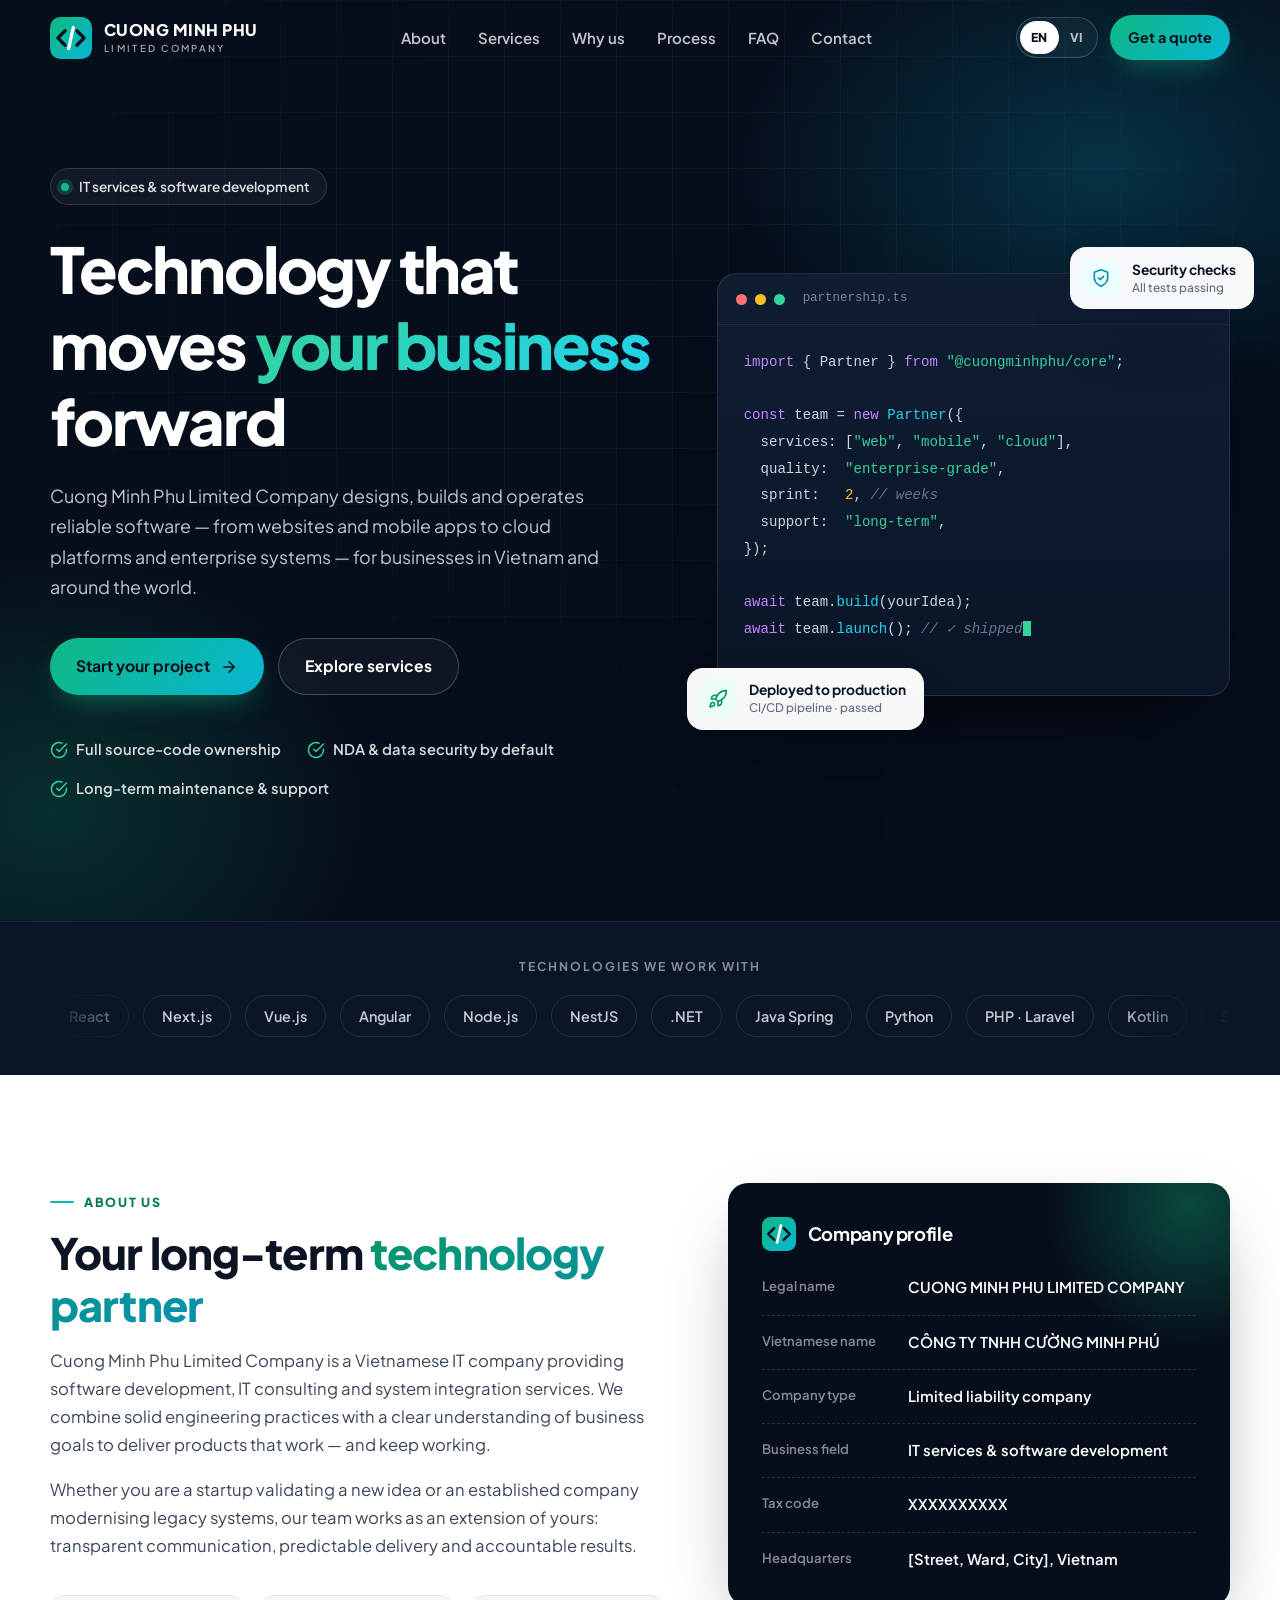
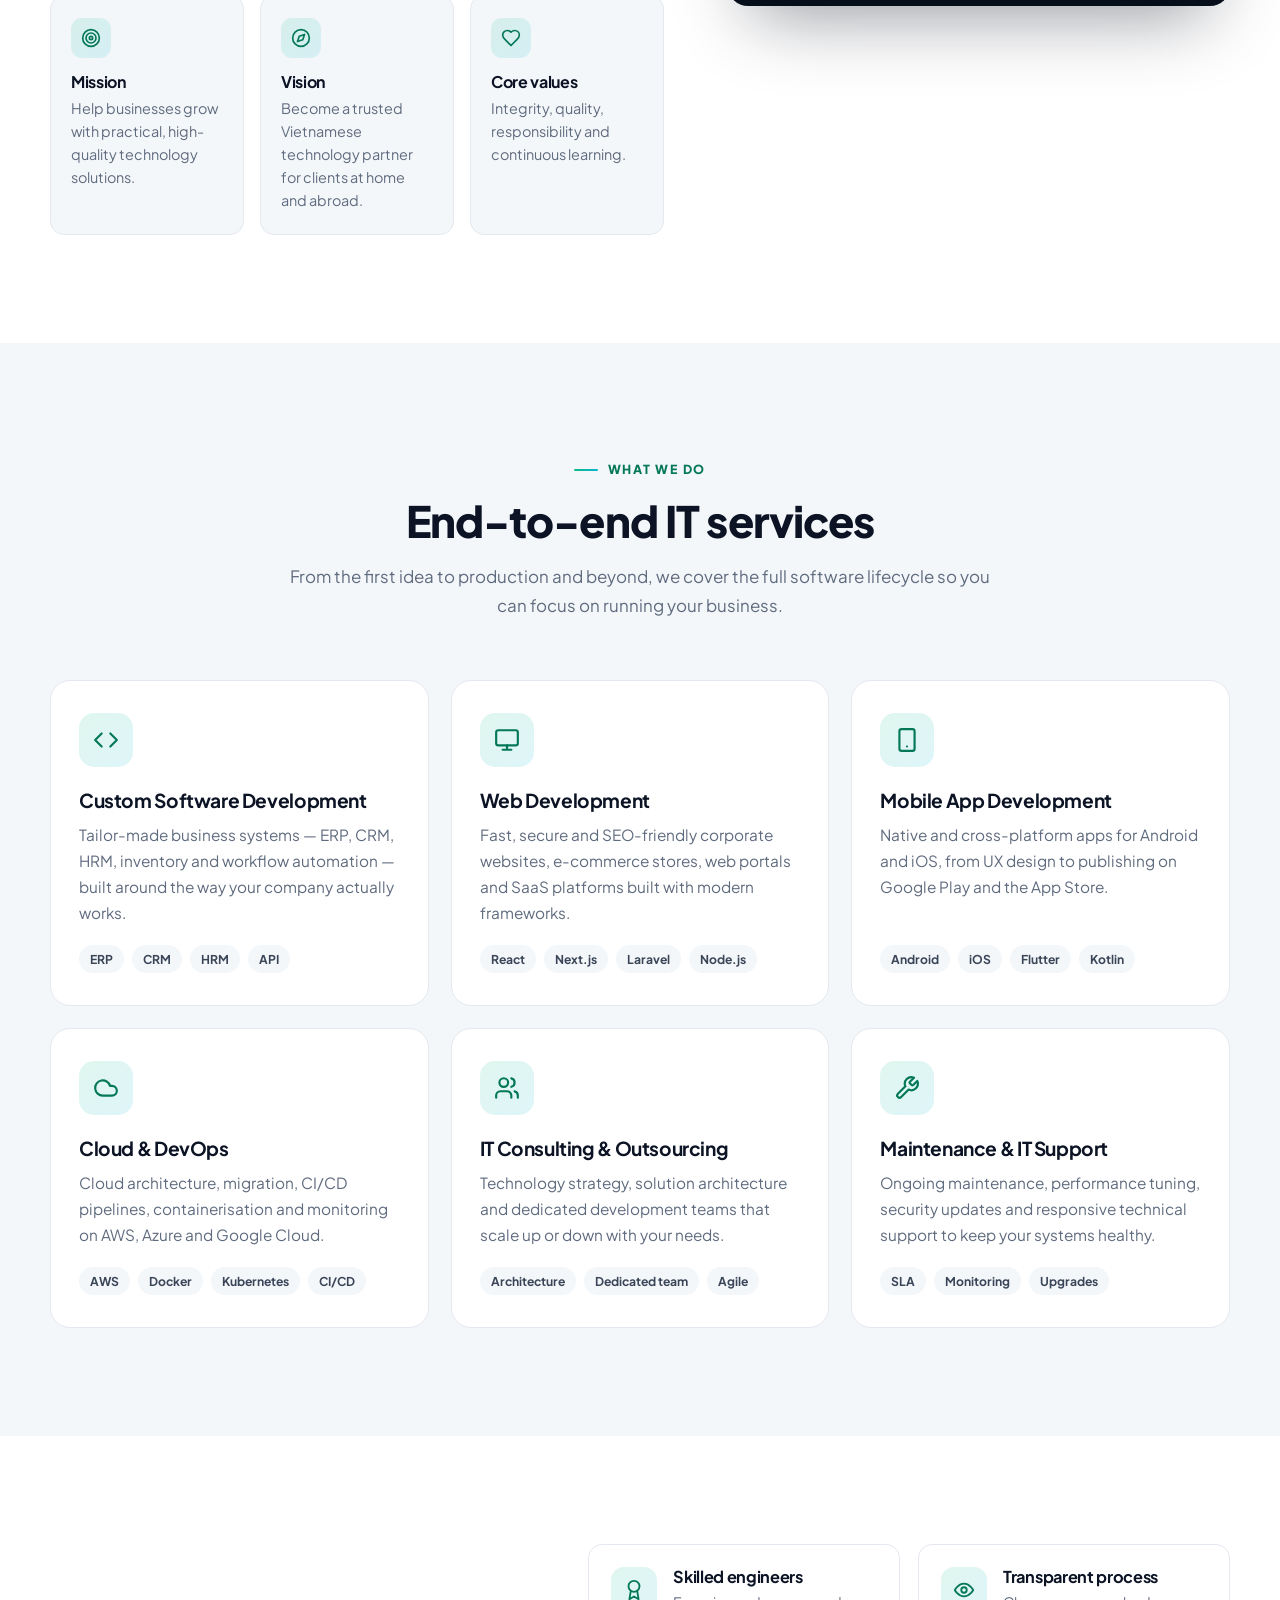
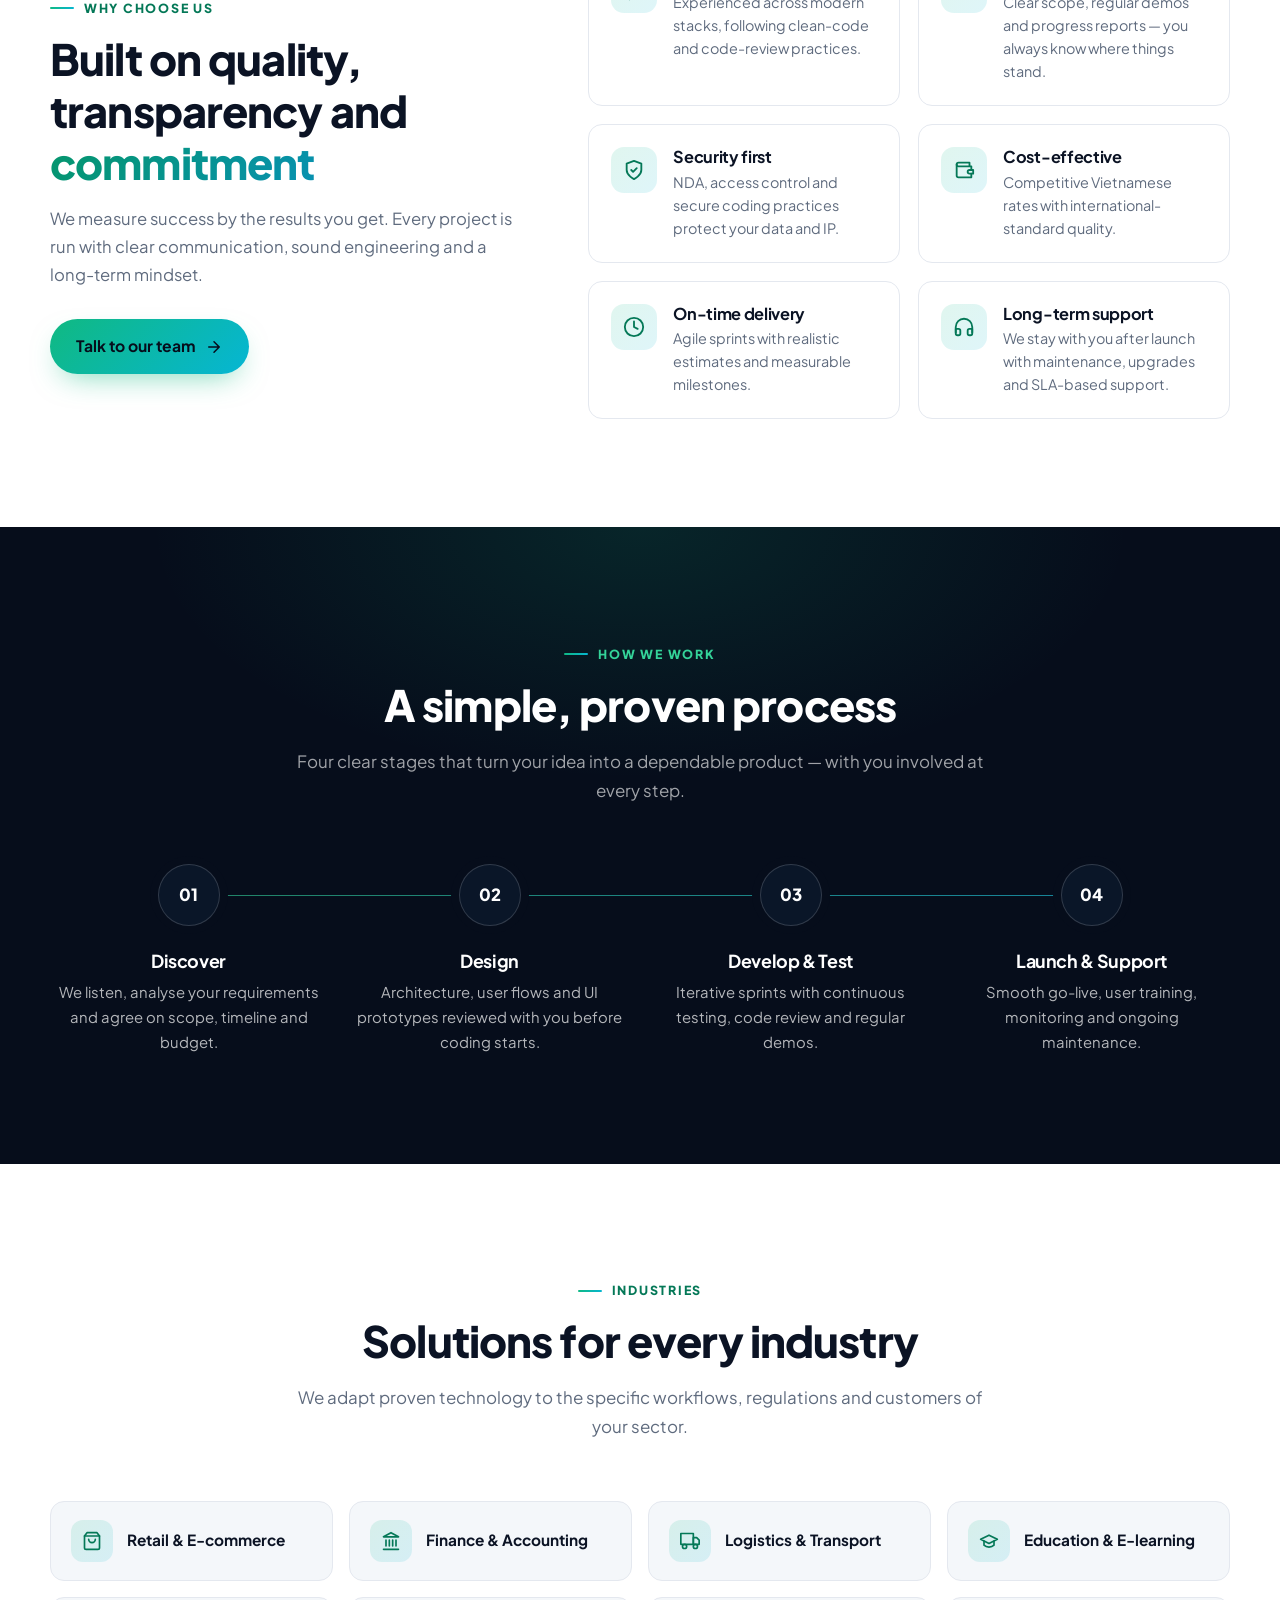
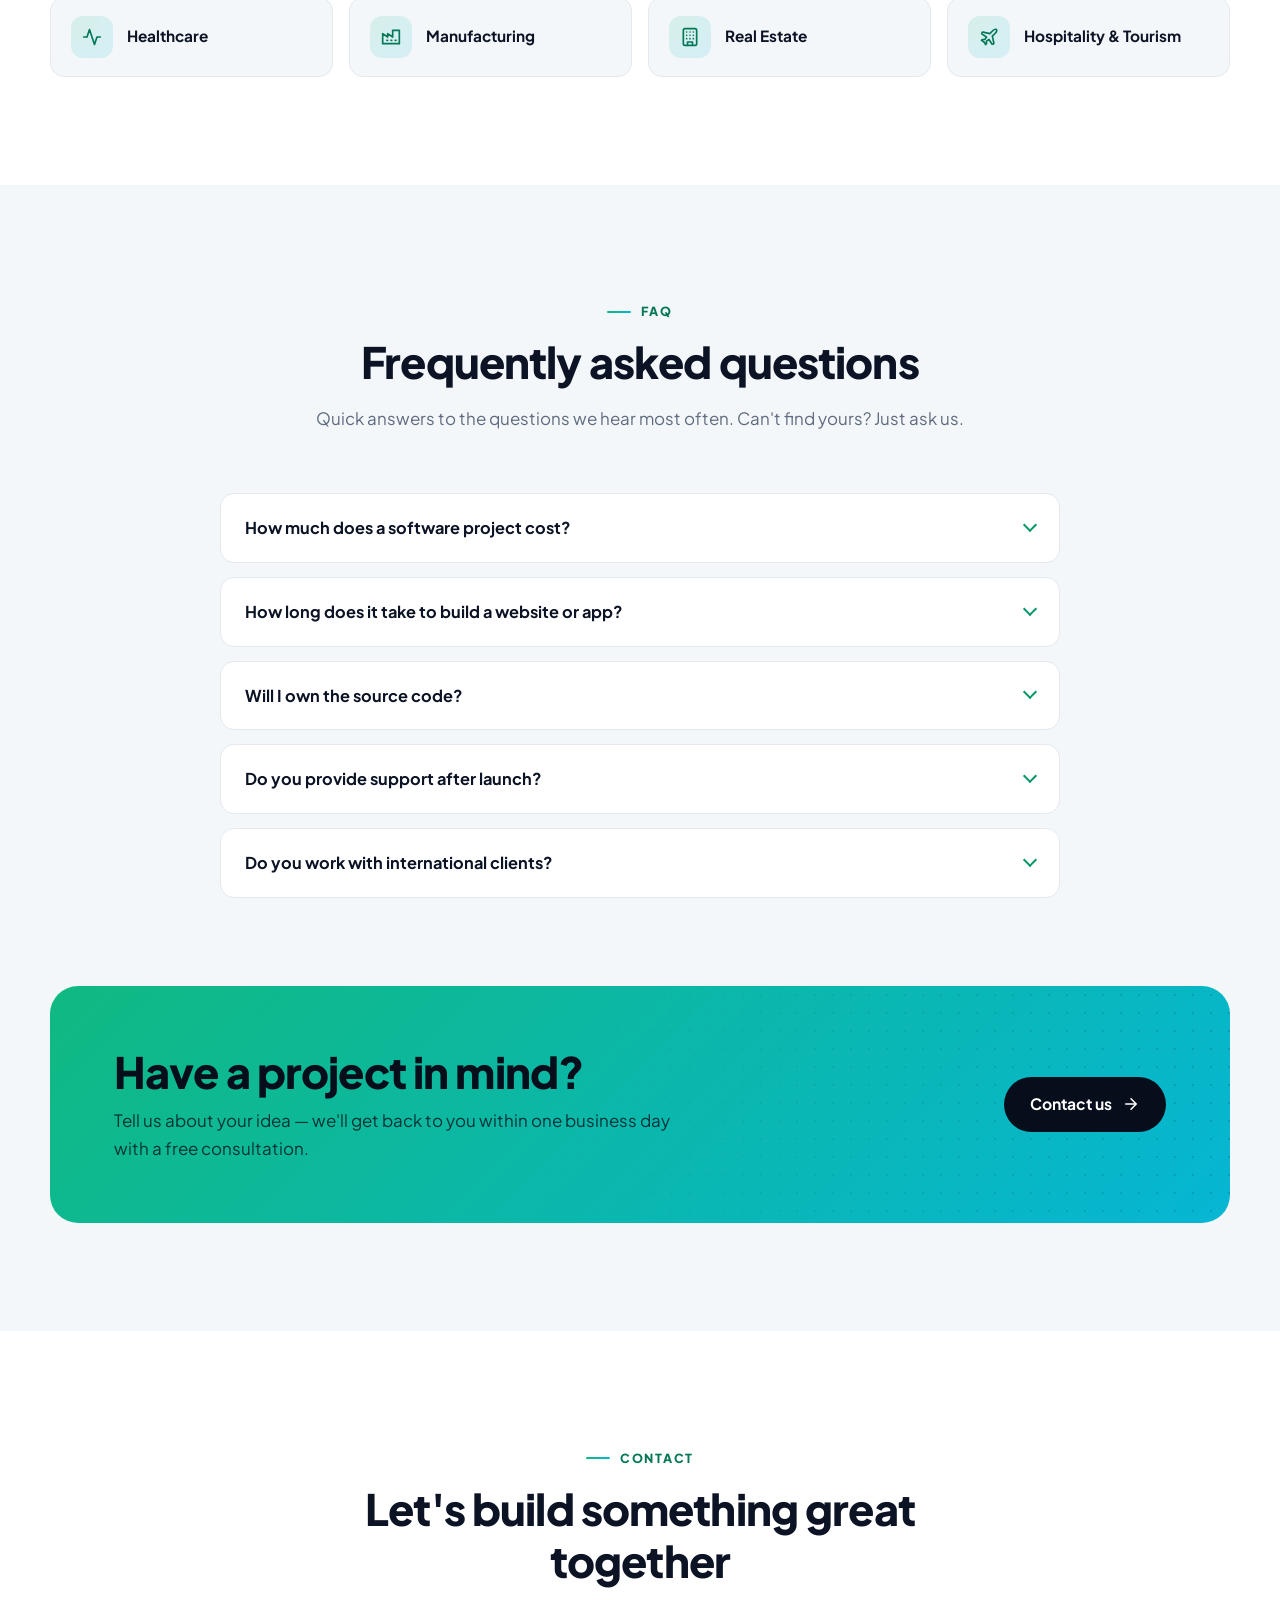
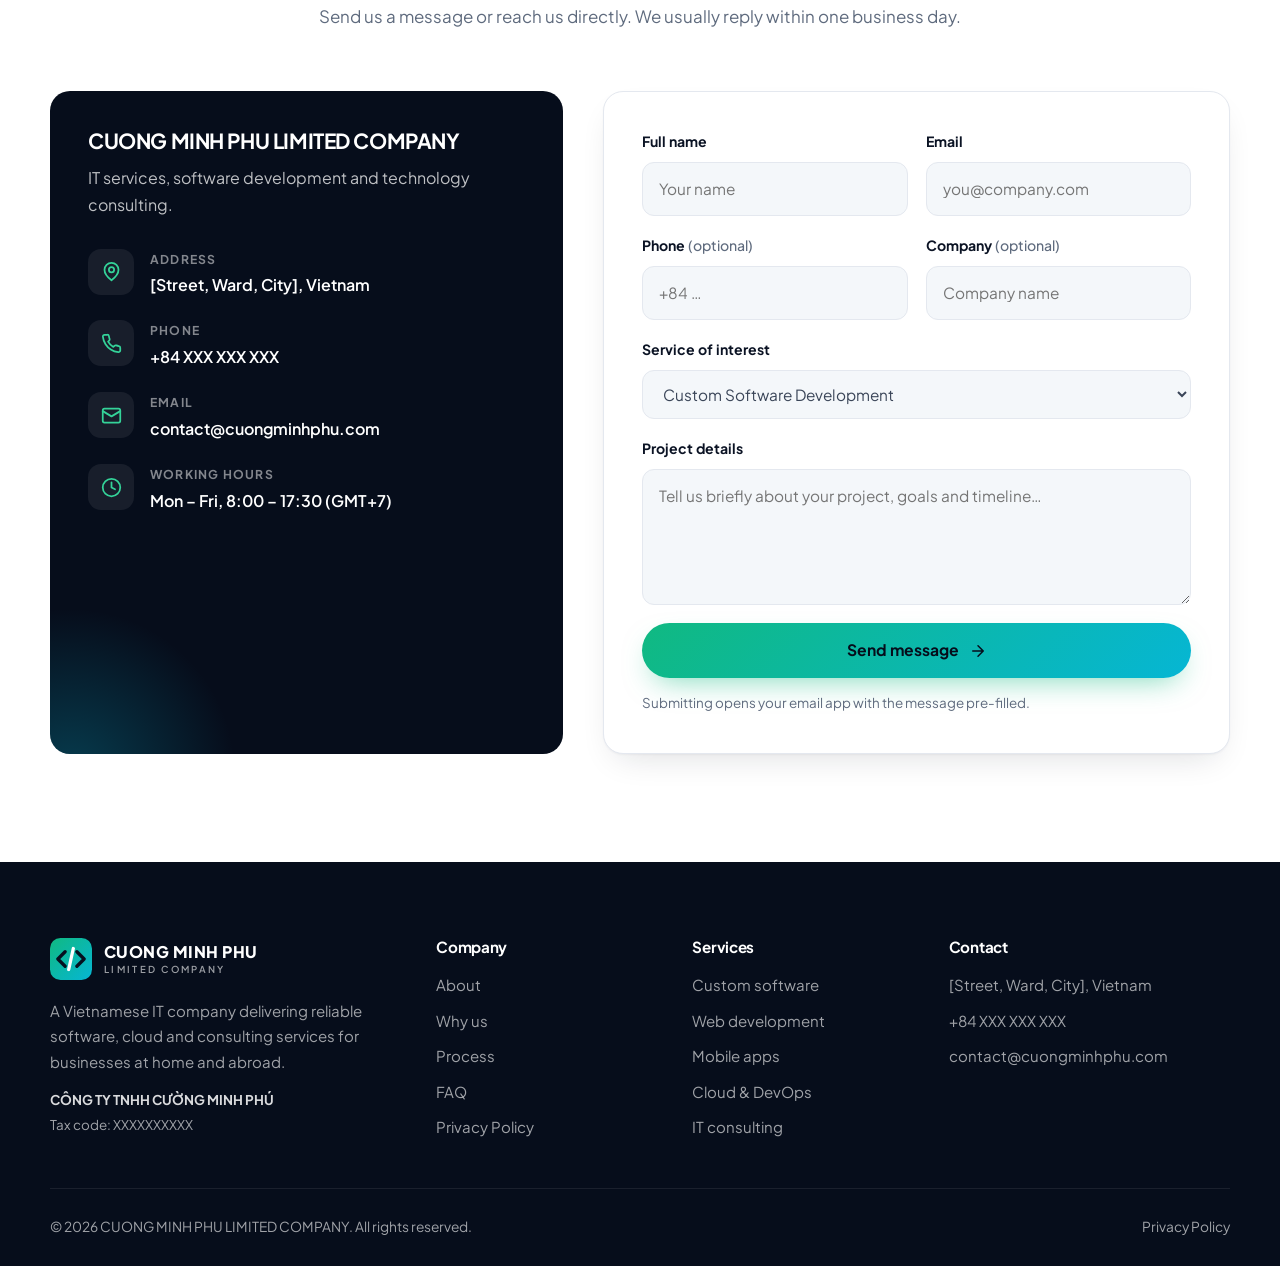
<file: index.html>
<!DOCTYPE html>
<html lang="en">
<head>
  <meta charset="UTF-8" />
  <meta name="viewport" content="width=device-width, initial-scale=1.0" />
  <title>Cuong Minh Phu Limited Company — IT Services &amp; Software Development</title>
  <meta name="description" content="Cuong Minh Phu Limited Company is a Vietnamese IT company providing custom software, web and mobile app development, cloud &amp; DevOps, IT consulting and long-term technical support." />
  <meta name="theme-color" content="#060d1b" />
  <meta property="og:type" content="website" />
  <meta property="og:site_name" content="Cuong Minh Phu Limited Company" />
  <meta property="og:title" content="Cuong Minh Phu Limited Company — IT Services &amp; Software Development" />
  <meta property="og:description" content="Custom software, web &amp; mobile apps, cloud and IT consulting from Vietnam." />
  <link rel="icon" href="favicon.svg" type="image/svg+xml" />
  <link rel="preconnect" href="https://fonts.googleapis.com" />
  <link rel="preconnect" href="https://fonts.gstatic.com" crossorigin />
  <link href="https://fonts.googleapis.com/css2?family=Plus+Jakarta+Sans:wght@400;500;600;700;800&amp;display=swap" rel="stylesheet" />
  <link rel="stylesheet" href="assets/css/styles.css" />
  <script>document.documentElement.classList.add("js");</script>
  <script type="application/ld+json">
  {
    "@context": "https://schema.org",
    "@type": "Organization",
    "name": "CUONG MINH PHU LIMITED COMPANY",
    "alternateName": "CÔNG TY TNHH CƯỜNG MINH PHÚ",
    "description": "IT services and software development company in Vietnam.",
    "email": "contact@cuongminhphu.com",
    "address": { "@type": "PostalAddress", "addressCountry": "VN" }
  }
  </script>
  <script src="assets/js/i18n-vi.js" defer></script>
  <script src="assets/js/main.js" defer></script>
</head>
<body>
  <!-- Icon sprite -->
  <svg width="0" height="0" style="position:absolute" aria-hidden="true" focusable="false">
    <symbol id="i-arrow" viewBox="0 0 24 24"><path d="M5 12h14M12 5l7 7-7 7"/></symbol>
    <symbol id="i-arrow-up" viewBox="0 0 24 24"><path d="M12 19V5M5 12l7-7 7 7"/></symbol>
    <symbol id="i-check" viewBox="0 0 24 24"><path d="M22 11.08V12a10 10 0 1 1-5.93-9.14"/><path d="M22 4 12 14.01l-3-3"/></symbol>
    <symbol id="i-code" viewBox="0 0 24 24"><path d="m16 18 6-6-6-6M8 6l-6 6 6 6"/></symbol>
    <symbol id="i-monitor" viewBox="0 0 24 24"><rect x="2" y="3" width="20" height="14" rx="2"/><path d="M8 21h8M12 17v4"/></symbol>
    <symbol id="i-phone-device" viewBox="0 0 24 24"><rect x="5" y="2" width="14" height="20" rx="2"/><path d="M12 18h.01"/></symbol>
    <symbol id="i-cloud" viewBox="0 0 24 24"><path d="M17.5 19H9a7 7 0 1 1 6.71-9h1.79a4.5 4.5 0 1 1 0 9Z"/></symbol>
    <symbol id="i-users" viewBox="0 0 24 24"><path d="M16 21v-2a4 4 0 0 0-4-4H6a4 4 0 0 0-4 4v2"/><circle cx="9" cy="7" r="4"/><path d="M22 21v-2a4 4 0 0 0-3-3.87M16 3.13a4 4 0 0 1 0 7.75"/></symbol>
    <symbol id="i-wrench" viewBox="0 0 24 24"><path d="M14.7 6.3a1 1 0 0 0 0 1.4l1.6 1.6a1 1 0 0 0 1.4 0l3.77-3.77a6 6 0 0 1-7.94 7.94l-6.91 6.91a2.12 2.12 0 0 1-3-3l6.91-6.91a6 6 0 0 1 7.94-7.94l-3.76 3.76Z"/></symbol>
    <symbol id="i-target" viewBox="0 0 24 24"><circle cx="12" cy="12" r="10"/><circle cx="12" cy="12" r="6"/><circle cx="12" cy="12" r="2"/></symbol>
    <symbol id="i-compass" viewBox="0 0 24 24"><circle cx="12" cy="12" r="10"/><path d="m16.24 7.76-2.12 6.36-6.36 2.12 2.12-6.36 6.36-2.12Z"/></symbol>
    <symbol id="i-heart" viewBox="0 0 24 24"><path d="M19 14c1.49-1.46 3-3.21 3-5.5A5.5 5.5 0 0 0 16.5 3c-1.76 0-3 .5-4.5 2-1.5-1.5-2.74-2-4.5-2A5.5 5.5 0 0 0 2 8.5c0 2.3 1.5 4.05 3 5.5l7 7Z"/></symbol>
    <symbol id="i-award" viewBox="0 0 24 24"><circle cx="12" cy="8" r="6"/><path d="M15.48 12.89 17 22l-5-3-5 3 1.52-9.11"/></symbol>
    <symbol id="i-eye" viewBox="0 0 24 24"><path d="M2 12s3.5-7 10-7 10 7 10 7-3.5 7-10 7S2 12 2 12Z"/><circle cx="12" cy="12" r="3"/></symbol>
    <symbol id="i-shield" viewBox="0 0 24 24"><path d="M12 22s8-4 8-10V5l-8-3-8 3v7c0 6 8 10 8 10Z"/><path d="m9 12 2 2 4-4"/></symbol>
    <symbol id="i-wallet" viewBox="0 0 24 24"><path d="M20 12V8H6a2 2 0 0 1 0-4h12v4"/><path d="M4 6v12a2 2 0 0 0 2 2h14v-4"/><path d="M18 12a2 2 0 0 0 0 4h4v-4Z"/></symbol>
    <symbol id="i-clock" viewBox="0 0 24 24"><circle cx="12" cy="12" r="10"/><path d="M12 6v6l4 2"/></symbol>
    <symbol id="i-headset" viewBox="0 0 24 24"><path d="M3 18v-6a9 9 0 0 1 18 0v6"/><path d="M21 19a2 2 0 0 1-2 2h-1a2 2 0 0 1-2-2v-3a2 2 0 0 1 2-2h3ZM3 19a2 2 0 0 0 2 2h1a2 2 0 0 0 2-2v-3a2 2 0 0 0-2-2H3Z"/></symbol>
    <symbol id="i-bag" viewBox="0 0 24 24"><path d="M6 2 3 6v14a2 2 0 0 0 2 2h14a2 2 0 0 0 2-2V6l-3-4Z"/><path d="M3 6h18M16 10a4 4 0 0 1-8 0"/></symbol>
    <symbol id="i-bank" viewBox="0 0 24 24"><path d="M3 22h18M6 18v-7M10 18v-7M14 18v-7M18 18v-7M12 2l9 5H3Z"/></symbol>
    <symbol id="i-truck" viewBox="0 0 24 24"><path d="M1 3h15v13H1Z"/><path d="M16 8h4l3 3v5h-7V8Z"/><circle cx="5.5" cy="18.5" r="2.5"/><circle cx="18.5" cy="18.5" r="2.5"/></symbol>
    <symbol id="i-cap" viewBox="0 0 24 24"><path d="M22 10 12 5 2 10l10 5 10-5Z"/><path d="M6 12v5c3 3 9 3 12 0v-5"/></symbol>
    <symbol id="i-pulse" viewBox="0 0 24 24"><path d="M22 12h-4l-3 9L9 3l-3 9H2"/></symbol>
    <symbol id="i-factory" viewBox="0 0 24 24"><path d="M2 20V8l6 4V8l6 4V4h8v16Z"/><path d="M7 16h1M12 16h1M17 16h1"/></symbol>
    <symbol id="i-building" viewBox="0 0 24 24"><rect x="4" y="2" width="16" height="20" rx="2"/><path d="M9 22v-4h6v4M8 6h.01M12 6h.01M16 6h.01M8 10h.01M12 10h.01M16 10h.01M8 14h.01M12 14h.01M16 14h.01"/></symbol>
    <symbol id="i-plane" viewBox="0 0 24 24"><path d="M17.8 19.2 16 11l3.5-3.5C21 6 21.5 4 21 3c-1-.5-3 0-4.5 1.5L13 8 4.8 6.2c-.5-.1-.9.1-1.1.5l-.3.5c-.2.5-.1 1 .3 1.3L9 12l-2 3H4l-1 1 3 2 2 3 1-1v-3l3-2 3.5 5.3c.3.4.8.5 1.3.3l.5-.2c.4-.3.6-.7.5-1.2Z"/></symbol>
    <symbol id="i-pin" viewBox="0 0 24 24"><path d="M20 10c0 6-8 12-8 12s-8-6-8-12a8 8 0 0 1 16 0Z"/><circle cx="12" cy="10" r="3"/></symbol>
    <symbol id="i-call" viewBox="0 0 24 24"><path d="M22 16.92v3a2 2 0 0 1-2.18 2 19.79 19.79 0 0 1-8.63-3.07 19.5 19.5 0 0 1-6-6 19.79 19.79 0 0 1-3.07-8.67A2 2 0 0 1 4.11 2h3a2 2 0 0 1 2 1.72c.13.96.36 1.9.7 2.81a2 2 0 0 1-.45 2.11L8.09 9.91a16 16 0 0 0 6 6l1.27-1.27a2 2 0 0 1 2.11-.45c.91.34 1.85.57 2.81.7A2 2 0 0 1 22 16.92Z"/></symbol>
    <symbol id="i-mail" viewBox="0 0 24 24"><rect x="2" y="4" width="20" height="16" rx="2"/><path d="m22 7-10 6L2 7"/></symbol>
    <symbol id="i-rocket" viewBox="0 0 24 24"><path d="M4.5 16.5c-1.5 1.26-2 5-2 5s3.74-.5 5-2c.71-.84.7-2.13-.09-2.91a2.18 2.18 0 0 0-2.91-.09Z"/><path d="m12 15-3-3a22 22 0 0 1 2-3.95A12.88 12.88 0 0 1 22 2c0 2.72-.78 7.5-6 11a22.35 22.35 0 0 1-4 2Z"/><path d="M9 12H4s.55-3.03 2-4c1.62-1.08 5 0 5 0M12 15v5s3.03-.55 4-2c1.08-1.62 0-5 0-5"/></symbol>
    <symbol id="i-git" viewBox="0 0 24 24"><circle cx="18" cy="18" r="3"/><circle cx="6" cy="6" r="3"/><path d="M6 21V9a9 9 0 0 0 9 9"/></symbol>
  </svg>

  <a class="skip-link" href="#main" data-i18n="a11y.skip">Skip to content</a>

  <!-- ============ Header ============ -->
  <header class="site-header">
    <div class="container nav">
      <a href="#top" class="brand" aria-label="Cuong Minh Phu Limited Company — home">
        <img src="favicon.svg" alt="" width="42" height="42" />
        <span class="brand-name">CUONG MINH PHU<small>LIMITED COMPANY</small></span>
      </a>

      <nav class="primary-nav" id="primary-nav" aria-label="Main">
        <ul>
          <li><a href="#about" data-i18n="nav.about">About</a></li>
          <li><a href="#services" data-i18n="nav.services">Services</a></li>
          <li><a href="#why-us" data-i18n="nav.why">Why us</a></li>
          <li><a href="#process" data-i18n="nav.process">Process</a></li>
          <li><a href="#faq" data-i18n="nav.faq">FAQ</a></li>
          <li><a href="#contact" data-i18n="nav.contact">Contact</a></li>
        </ul>
      </nav>

      <div class="nav-actions">
        <div class="lang-switch" role="group" aria-label="Language">
          <button type="button" data-lang="en" aria-pressed="true">EN</button>
          <button type="button" data-lang="vi" aria-pressed="false">VI</button>
        </div>
        <a class="btn btn-primary btn-sm" href="#contact" data-i18n="nav.cta">Get a quote</a>
        <button class="menu-toggle" type="button" aria-expanded="false" aria-controls="primary-nav" aria-label="Menu" data-i18n-aria="nav.menu">
          <span></span><span></span><span></span>
        </button>
      </div>
    </div>
  </header>

  <main id="main">
    <!-- ============ Hero ============ -->
    <section class="hero" id="top">
      <div class="container hero-grid">
        <div class="hero-copy">
          <span class="hero-badge reveal"><span class="dot"></span><span data-i18n="hero.badge">IT services &amp; software development</span></span>
          <h1 class="reveal" style="--d:.08s" data-i18n="hero.title">Technology that moves <span class="grad-text">your business</span> forward</h1>
          <p class="hero-lead reveal" style="--d:.16s" data-i18n="hero.lead">Cuong Minh Phu Limited Company designs, builds and operates reliable software — from websites and mobile apps to cloud platforms and enterprise systems — for businesses in Vietnam and around the world.</p>
          <div class="hero-actions reveal" style="--d:.24s">
            <a class="btn btn-primary" href="#contact"><span data-i18n="hero.cta1">Start your project</span><svg class="ic" aria-hidden="true"><use href="#i-arrow"/></svg></a>
            <a class="btn btn-ghost" href="#services" data-i18n="hero.cta2">Explore services</a>
          </div>
          <ul class="hero-points reveal" style="--d:.32s">
            <li><svg class="ic" aria-hidden="true"><use href="#i-check"/></svg><span data-i18n="hero.p1">Full source-code ownership</span></li>
            <li><svg class="ic" aria-hidden="true"><use href="#i-check"/></svg><span data-i18n="hero.p2">NDA &amp; data security by default</span></li>
            <li><svg class="ic" aria-hidden="true"><use href="#i-check"/></svg><span data-i18n="hero.p3">Long-term maintenance &amp; support</span></li>
          </ul>
        </div>

        <div class="hero-visual reveal" style="--d:.2s" aria-hidden="true">
          <div class="code-window">
            <div class="code-bar"><i></i><i></i><i></i><span>partnership.ts</span></div>
<pre><code><span class="tok-k">import</span> { Partner } <span class="tok-k">from</span> <span class="tok-s">"@cuongminhphu/core"</span>;

<span class="tok-k">const</span> team = <span class="tok-k">new</span> <span class="tok-f">Partner</span>({
  services: [<span class="tok-s">"web"</span>, <span class="tok-s">"mobile"</span>, <span class="tok-s">"cloud"</span>],
  quality:  <span class="tok-s">"enterprise-grade"</span>,
  sprint:   <span class="tok-n">2</span>, <span class="tok-c">// weeks</span>
  support:  <span class="tok-s">"long-term"</span>,
});

<span class="tok-k">await</span> team.<span class="tok-f">build</span>(yourIdea);
<span class="tok-k">await</span> team.<span class="tok-f">launch</span>(); <span class="tok-c">// ✓ shipped</span><span class="cursor"></span></code></pre>
          </div>
          <div class="float-card float-1">
            <span class="ic-wrap"><svg class="ic"><use href="#i-rocket"/></svg></span>
            <span><span data-i18n="hero.f1">Deployed to production</span><small data-i18n="hero.f1s">CI/CD pipeline · passed</small></span>
          </div>
          <div class="float-card float-2">
            <span class="ic-wrap"><svg class="ic"><use href="#i-shield"/></svg></span>
            <span><span data-i18n="hero.f2">Security checks</span><small data-i18n="hero.f2s">All tests passing</small></span>
          </div>
        </div>
      </div>
    </section>

    <!-- ============ Tech strip ============ -->
    <div class="tech-strip">
      <div class="container">
        <p data-i18n="tech.label">Technologies we work with</p>
        <div class="marquee">
          <div class="marquee-track">
            <span>React</span><span>Next.js</span><span>Vue.js</span><span>Angular</span><span>Node.js</span><span>NestJS</span><span>.NET</span><span>Java Spring</span><span>Python</span><span>PHP · Laravel</span><span>Kotlin</span><span>Swift</span><span>Flutter</span><span>React Native</span><span>PostgreSQL</span><span>MySQL</span><span>MongoDB</span><span>Redis</span><span>Docker</span><span>Kubernetes</span><span>AWS</span><span>Microsoft Azure</span><span>Google Cloud</span><span>Firebase</span>
            <span aria-hidden="true">React</span><span aria-hidden="true">Next.js</span><span aria-hidden="true">Vue.js</span><span aria-hidden="true">Angular</span><span aria-hidden="true">Node.js</span><span aria-hidden="true">NestJS</span><span aria-hidden="true">.NET</span><span aria-hidden="true">Java Spring</span><span aria-hidden="true">Python</span><span aria-hidden="true">PHP · Laravel</span><span aria-hidden="true">Kotlin</span><span aria-hidden="true">Swift</span><span aria-hidden="true">Flutter</span><span aria-hidden="true">React Native</span><span aria-hidden="true">PostgreSQL</span><span aria-hidden="true">MySQL</span><span aria-hidden="true">MongoDB</span><span aria-hidden="true">Redis</span><span aria-hidden="true">Docker</span><span aria-hidden="true">Kubernetes</span><span aria-hidden="true">AWS</span><span aria-hidden="true">Microsoft Azure</span><span aria-hidden="true">Google Cloud</span><span aria-hidden="true">Firebase</span>
          </div>
        </div>
      </div>
    </div>

    <!-- ============ About ============ -->
    <section id="about">
      <div class="container about-grid">
        <div class="about-copy reveal">
          <span class="eyebrow" data-i18n="about.eyebrow">About us</span>
          <h2 data-i18n="about.title">Your long-term <span class="grad-text">technology partner</span></h2>
          <p data-i18n="about.p1">Cuong Minh Phu Limited Company is a Vietnamese IT company providing software development, IT consulting and system integration services. We combine solid engineering practices with a clear understanding of business goals to deliver products that work — and keep working.</p>
          <p data-i18n="about.p2">Whether you are a startup validating a new idea or an established company modernising legacy systems, our team works as an extension of yours: transparent communication, predictable delivery and accountable results.</p>
          <div class="pillars">
            <div class="pillar">
              <div class="icon-box"><svg class="ic" aria-hidden="true"><use href="#i-target"/></svg></div>
              <h3 data-i18n="about.m.t">Mission</h3>
              <p data-i18n="about.m.d">Help businesses grow with practical, high-quality technology solutions.</p>
            </div>
            <div class="pillar">
              <div class="icon-box"><svg class="ic" aria-hidden="true"><use href="#i-compass"/></svg></div>
              <h3 data-i18n="about.v.t">Vision</h3>
              <p data-i18n="about.v.d">Become a trusted Vietnamese technology partner for clients at home and abroad.</p>
            </div>
            <div class="pillar">
              <div class="icon-box"><svg class="ic" aria-hidden="true"><use href="#i-heart"/></svg></div>
              <h3 data-i18n="about.c.t">Core values</h3>
              <p data-i18n="about.c.d">Integrity, quality, responsibility and continuous learning.</p>
            </div>
          </div>
        </div>

        <aside class="profile-card reveal" style="--d:.15s" aria-labelledby="profile-title">
          <h3 id="profile-title"><img src="favicon.svg" alt="" width="34" height="34" /><span data-i18n="profile.title">Company profile</span></h3>
          <dl>
            <div><dt data-i18n="profile.legal">Legal name</dt><dd>CUONG MINH PHU LIMITED COMPANY</dd></div>
            <div><dt data-i18n="profile.vn">Vietnamese name</dt><dd>CÔNG TY TNHH CƯỜNG MINH PHÚ</dd></div>
            <div><dt data-i18n="profile.type">Company type</dt><dd data-i18n="profile.type.v">Limited liability company</dd></div>
            <div><dt data-i18n="profile.field">Business field</dt><dd data-i18n="profile.field.v">IT services &amp; software development</dd></div>
            <div><dt data-i18n="profile.tax">Tax code</dt><dd>XXXXXXXXXX</dd></div>
            <div><dt data-i18n="profile.hq">Headquarters</dt><dd data-i18n="profile.hq.v">[Street, Ward, City], Vietnam</dd></div>
          </dl>
        </aside>
      </div>
    </section>

    <!-- ============ Services ============ -->
    <section id="services" class="services">
      <div class="container">
        <div class="section-head reveal">
          <span class="eyebrow" data-i18n="svc.eyebrow">What we do</span>
          <h2 data-i18n="svc.title">End-to-end IT services</h2>
          <p data-i18n="svc.lead">From the first idea to production and beyond, we cover the full software lifecycle so you can focus on running your business.</p>
        </div>
        <div class="service-grid">
          <article class="service-card reveal">
            <div class="icon-box"><svg class="ic" aria-hidden="true"><use href="#i-code"/></svg></div>
            <h3 data-i18n="svc.1.t">Custom Software Development</h3>
            <p data-i18n="svc.1.d">Tailor-made business systems — ERP, CRM, HRM, inventory and workflow automation — built around the way your company actually works.</p>
            <ul class="tags"><li>ERP</li><li>CRM</li><li>HRM</li><li>API</li></ul>
          </article>
          <article class="service-card reveal" style="--d:.08s">
            <div class="icon-box"><svg class="ic" aria-hidden="true"><use href="#i-monitor"/></svg></div>
            <h3 data-i18n="svc.2.t">Web Development</h3>
            <p data-i18n="svc.2.d">Fast, secure and SEO-friendly corporate websites, e-commerce stores, web portals and SaaS platforms built with modern frameworks.</p>
            <ul class="tags"><li>React</li><li>Next.js</li><li>Laravel</li><li>Node.js</li></ul>
          </article>
          <article class="service-card reveal" style="--d:.16s">
            <div class="icon-box"><svg class="ic" aria-hidden="true"><use href="#i-phone-device"/></svg></div>
            <h3 data-i18n="svc.3.t">Mobile App Development</h3>
            <p data-i18n="svc.3.d">Native and cross-platform apps for Android and iOS, from UX design to publishing on Google Play and the App Store.</p>
            <ul class="tags"><li>Android</li><li>iOS</li><li>Flutter</li><li>Kotlin</li></ul>
          </article>
          <article class="service-card reveal">
            <div class="icon-box"><svg class="ic" aria-hidden="true"><use href="#i-cloud"/></svg></div>
            <h3 data-i18n="svc.4.t">Cloud &amp; DevOps</h3>
            <p data-i18n="svc.4.d">Cloud architecture, migration, CI/CD pipelines, containerisation and monitoring on AWS, Azure and Google Cloud.</p>
            <ul class="tags"><li>AWS</li><li>Docker</li><li>Kubernetes</li><li>CI/CD</li></ul>
          </article>
          <article class="service-card reveal" style="--d:.08s">
            <div class="icon-box"><svg class="ic" aria-hidden="true"><use href="#i-users"/></svg></div>
            <h3 data-i18n="svc.5.t">IT Consulting &amp; Outsourcing</h3>
            <p data-i18n="svc.5.d">Technology strategy, solution architecture and dedicated development teams that scale up or down with your needs.</p>
            <ul class="tags"><li data-i18n="svc.5.tag1">Architecture</li><li data-i18n="svc.5.tag2">Dedicated team</li><li>Agile</li></ul>
          </article>
          <article class="service-card reveal" style="--d:.16s">
            <div class="icon-box"><svg class="ic" aria-hidden="true"><use href="#i-wrench"/></svg></div>
            <h3 data-i18n="svc.6.t">Maintenance &amp; IT Support</h3>
            <p data-i18n="svc.6.d">Ongoing maintenance, performance tuning, security updates and responsive technical support to keep your systems healthy.</p>
            <ul class="tags"><li>SLA</li><li data-i18n="svc.6.tag1">Monitoring</li><li data-i18n="svc.6.tag2">Upgrades</li></ul>
          </article>
        </div>
      </div>
    </section>

    <!-- ============ Why us ============ -->
    <section id="why-us">
      <div class="container why-grid">
        <div class="why-intro reveal">
          <span class="eyebrow" data-i18n="why.eyebrow">Why choose us</span>
          <h2 data-i18n="why.title">Built on quality, transparency and <span class="grad-text">commitment</span></h2>
          <p data-i18n="why.lead">We measure success by the results you get. Every project is run with clear communication, sound engineering and a long-term mindset.</p>
          <a class="btn btn-primary" href="#contact"><span data-i18n="why.cta">Talk to our team</span><svg class="ic" aria-hidden="true"><use href="#i-arrow"/></svg></a>
        </div>
        <div class="features">
          <div class="feature reveal">
            <div class="icon-box"><svg class="ic" aria-hidden="true"><use href="#i-award"/></svg></div>
            <div><h3 data-i18n="why.1.t">Skilled engineers</h3><p data-i18n="why.1.d">Experienced across modern stacks, following clean-code and code-review practices.</p></div>
          </div>
          <div class="feature reveal" style="--d:.08s">
            <div class="icon-box"><svg class="ic" aria-hidden="true"><use href="#i-eye"/></svg></div>
            <div><h3 data-i18n="why.2.t">Transparent process</h3><p data-i18n="why.2.d">Clear scope, regular demos and progress reports — you always know where things stand.</p></div>
          </div>
          <div class="feature reveal">
            <div class="icon-box"><svg class="ic" aria-hidden="true"><use href="#i-shield"/></svg></div>
            <div><h3 data-i18n="why.3.t">Security first</h3><p data-i18n="why.3.d">NDA, access control and secure coding practices protect your data and IP.</p></div>
          </div>
          <div class="feature reveal" style="--d:.08s">
            <div class="icon-box"><svg class="ic" aria-hidden="true"><use href="#i-wallet"/></svg></div>
            <div><h3 data-i18n="why.4.t">Cost-effective</h3><p data-i18n="why.4.d">Competitive Vietnamese rates with international-standard quality.</p></div>
          </div>
          <div class="feature reveal">
            <div class="icon-box"><svg class="ic" aria-hidden="true"><use href="#i-clock"/></svg></div>
            <div><h3 data-i18n="why.5.t">On-time delivery</h3><p data-i18n="why.5.d">Agile sprints with realistic estimates and measurable milestones.</p></div>
          </div>
          <div class="feature reveal" style="--d:.08s">
            <div class="icon-box"><svg class="ic" aria-hidden="true"><use href="#i-headset"/></svg></div>
            <div><h3 data-i18n="why.6.t">Long-term support</h3><p data-i18n="why.6.d">We stay with you after launch with maintenance, upgrades and SLA-based support.</p></div>
          </div>
        </div>
      </div>
    </section>

    <!-- ============ Process ============ -->
    <section id="process" class="process">
      <div class="container">
        <div class="section-head reveal">
          <span class="eyebrow" data-i18n="proc.eyebrow">How we work</span>
          <h2 data-i18n="proc.title">A simple, proven process</h2>
          <p data-i18n="proc.lead">Four clear stages that turn your idea into a dependable product — with you involved at every step.</p>
        </div>
        <ol class="steps">
          <li class="step reveal"><div class="step-num">01</div><h3 data-i18n="proc.1.t">Discover</h3><p data-i18n="proc.1.d">We listen, analyse your requirements and agree on scope, timeline and budget.</p></li>
          <li class="step reveal" style="--d:.1s"><div class="step-num">02</div><h3 data-i18n="proc.2.t">Design</h3><p data-i18n="proc.2.d">Architecture, user flows and UI prototypes reviewed with you before coding starts.</p></li>
          <li class="step reveal" style="--d:.2s"><div class="step-num">03</div><h3 data-i18n="proc.3.t">Develop &amp; Test</h3><p data-i18n="proc.3.d">Iterative sprints with continuous testing, code review and regular demos.</p></li>
          <li class="step reveal" style="--d:.3s"><div class="step-num">04</div><h3 data-i18n="proc.4.t">Launch &amp; Support</h3><p data-i18n="proc.4.d">Smooth go-live, user training, monitoring and ongoing maintenance.</p></li>
        </ol>
      </div>
    </section>

    <!-- ============ Industries ============ -->
    <section id="industries">
      <div class="container">
        <div class="section-head reveal">
          <span class="eyebrow" data-i18n="ind.eyebrow">Industries</span>
          <h2 data-i18n="ind.title">Solutions for every industry</h2>
          <p data-i18n="ind.lead">We adapt proven technology to the specific workflows, regulations and customers of your sector.</p>
        </div>
        <div class="industry-grid">
          <div class="industry reveal"><span class="icon-box"><svg class="ic" aria-hidden="true"><use href="#i-bag"/></svg></span><span data-i18n="ind.1">Retail &amp; E-commerce</span></div>
          <div class="industry reveal" style="--d:.05s"><span class="icon-box"><svg class="ic" aria-hidden="true"><use href="#i-bank"/></svg></span><span data-i18n="ind.2">Finance &amp; Accounting</span></div>
          <div class="industry reveal" style="--d:.1s"><span class="icon-box"><svg class="ic" aria-hidden="true"><use href="#i-truck"/></svg></span><span data-i18n="ind.3">Logistics &amp; Transport</span></div>
          <div class="industry reveal" style="--d:.15s"><span class="icon-box"><svg class="ic" aria-hidden="true"><use href="#i-cap"/></svg></span><span data-i18n="ind.4">Education &amp; E-learning</span></div>
          <div class="industry reveal"><span class="icon-box"><svg class="ic" aria-hidden="true"><use href="#i-pulse"/></svg></span><span data-i18n="ind.5">Healthcare</span></div>
          <div class="industry reveal" style="--d:.05s"><span class="icon-box"><svg class="ic" aria-hidden="true"><use href="#i-factory"/></svg></span><span data-i18n="ind.6">Manufacturing</span></div>
          <div class="industry reveal" style="--d:.1s"><span class="icon-box"><svg class="ic" aria-hidden="true"><use href="#i-building"/></svg></span><span data-i18n="ind.7">Real Estate</span></div>
          <div class="industry reveal" style="--d:.15s"><span class="icon-box"><svg class="ic" aria-hidden="true"><use href="#i-plane"/></svg></span><span data-i18n="ind.8">Hospitality &amp; Tourism</span></div>
        </div>
      </div>
    </section>

    <!-- ============ FAQ + CTA ============ -->
    <section id="faq" class="faq">
      <div class="container">
        <div class="section-head reveal">
          <span class="eyebrow" data-i18n="faq.eyebrow">FAQ</span>
          <h2 data-i18n="faq.title">Frequently asked questions</h2>
          <p data-i18n="faq.lead">Quick answers to the questions we hear most often. Can't find yours? Just ask us.</p>
        </div>
        <div class="faq-list">
          <details class="faq-item reveal">
            <summary data-i18n="faq.1.q">How much does a software project cost?</summary>
            <p data-i18n="faq.1.a">It depends on scope, complexity and timeline. After a free consultation we send a detailed estimate with clear milestones, offering fixed-price or time-and-materials options.</p>
          </details>
          <details class="faq-item reveal">
            <summary data-i18n="faq.2.q">How long does it take to build a website or app?</summary>
            <p data-i18n="faq.2.a">A corporate website typically takes 2–4 weeks. A mobile app or custom business system usually takes 2–6 months, depending on features and integrations.</p>
          </details>
          <details class="faq-item reveal">
            <summary data-i18n="faq.3.q">Will I own the source code?</summary>
            <p data-i18n="faq.3.a">Yes. On project completion and payment, you receive full ownership of the source code, documentation and related assets.</p>
          </details>
          <details class="faq-item reveal">
            <summary data-i18n="faq.4.q">Do you provide support after launch?</summary>
            <p data-i18n="faq.4.a">Yes. We offer maintenance and support packages covering bug fixes, updates, monitoring and new feature development.</p>
          </details>
          <details class="faq-item reveal">
            <summary data-i18n="faq.5.q">Do you work with international clients?</summary>
            <p data-i18n="faq.5.a">Yes. We work remotely with clients worldwide and communicate in both Vietnamese and English.</p>
          </details>
        </div>

        <div class="cta-box reveal">
          <div>
            <h2 data-i18n="cta.title">Have a project in mind?</h2>
            <p data-i18n="cta.text">Tell us about your idea — we'll get back to you within one business day with a free consultation.</p>
          </div>
          <a class="btn btn-dark" href="#contact"><span data-i18n="cta.btn">Contact us</span><svg class="ic" aria-hidden="true"><use href="#i-arrow"/></svg></a>
        </div>
      </div>
    </section>

    <!-- ============ Contact ============ -->
    <section id="contact">
      <div class="container">
        <div class="section-head reveal">
          <span class="eyebrow" data-i18n="contact.eyebrow">Contact</span>
          <h2 data-i18n="contact.title">Let's build something great together</h2>
          <p data-i18n="contact.lead">Send us a message or reach us directly. We usually reply within one business day.</p>
        </div>
        <div class="contact-grid">
          <div class="contact-info reveal">
            <h3>CUONG MINH PHU LIMITED COMPANY</h3>
            <p data-i18n="contact.info">IT services, software development and technology consulting.</p>
            <ul class="contact-list">
              <li>
                <span class="icon-box"><svg class="ic" aria-hidden="true"><use href="#i-pin"/></svg></span>
                <div><strong data-i18n="contact.addr">Address</strong><span data-i18n="profile.hq.v">[Street, Ward, City], Vietnam</span></div>
              </li>
              <li>
                <span class="icon-box"><svg class="ic" aria-hidden="true"><use href="#i-call"/></svg></span>
                <div><strong data-i18n="contact.phone">Phone</strong><a href="tel:+84XXXXXXXXX">+84 XXX XXX XXX</a></div>
              </li>
              <li>
                <span class="icon-box"><svg class="ic" aria-hidden="true"><use href="#i-mail"/></svg></span>
                <div><strong>Email</strong><a href="mailto:contact@cuongminhphu.com">contact@cuongminhphu.com</a></div>
              </li>
              <li>
                <span class="icon-box"><svg class="ic" aria-hidden="true"><use href="#i-clock"/></svg></span>
                <div><strong data-i18n="contact.hours">Working hours</strong><span data-i18n="contact.hours.v">Mon – Fri, 8:00 – 17:30 (GMT+7)</span></div>
              </li>
            </ul>
          </div>

          <form class="contact-form reveal" id="contact-form" style="--d:.1s" data-mailto="contact@cuongminhphu.com" novalidate>
            <div class="form-row">
              <div class="field">
                <label for="cf-name" data-i18n="form.name">Full name</label>
                <input id="cf-name" name="name" type="text" autocomplete="name" required data-i18n-placeholder="form.name.ph" placeholder="Your name" />
              </div>
              <div class="field">
                <label for="cf-email">Email</label>
                <input id="cf-email" name="email" type="email" autocomplete="email" required placeholder="you@company.com" />
              </div>
            </div>
            <div class="form-row">
              <div class="field">
                <label for="cf-phone"><span data-i18n="form.phone">Phone</span> <span class="opt" data-i18n="form.optional">(optional)</span></label>
                <input id="cf-phone" name="phone" type="tel" autocomplete="tel" placeholder="+84 …" />
              </div>
              <div class="field">
                <label for="cf-company"><span data-i18n="form.company">Company</span> <span class="opt" data-i18n="form.optional">(optional)</span></label>
                <input id="cf-company" name="company" type="text" autocomplete="organization" data-i18n-placeholder="form.company.ph" placeholder="Company name" />
              </div>
            </div>
            <div class="field">
              <label for="cf-service" data-i18n="form.service">Service of interest</label>
              <select id="cf-service" name="service">
                <option data-i18n="svc.1.t">Custom Software Development</option>
                <option data-i18n="svc.2.t">Web Development</option>
                <option data-i18n="svc.3.t">Mobile App Development</option>
                <option data-i18n="svc.4.t">Cloud &amp; DevOps</option>
                <option data-i18n="svc.5.t">IT Consulting &amp; Outsourcing</option>
                <option data-i18n="svc.6.t">Maintenance &amp; IT Support</option>
                <option data-i18n="form.other">Other</option>
              </select>
            </div>
            <div class="field">
              <label for="cf-message" data-i18n="form.message">Project details</label>
              <textarea id="cf-message" name="message" required data-i18n-placeholder="form.message.ph" placeholder="Tell us briefly about your project, goals and timeline…"></textarea>
            </div>
            <button class="btn btn-primary btn-block" type="submit"><span data-i18n="form.submit">Send message</span><svg class="ic" aria-hidden="true"><use href="#i-arrow"/></svg></button>
            <p class="form-note" data-i18n="form.note">Submitting opens your email app with the message pre-filled.</p>
            <div role="status"><p class="form-status" hidden></p></div>
          </form>
        </div>
      </div>
    </section>
  </main>

  <!-- ============ Footer ============ -->
  <footer class="site-footer">
    <div class="container">
      <div class="footer-grid">
        <div class="footer-about">
          <a href="#top" class="brand"><img src="favicon.svg" alt="" width="42" height="42" /><span class="brand-name">CUONG MINH PHU<small>LIMITED COMPANY</small></span></a>
          <p data-i18n="footer.about">A Vietnamese IT company delivering reliable software, cloud and consulting services for businesses at home and abroad.</p>
          <div class="legal">
            <strong>CÔNG TY TNHH CƯỜNG MINH PHÚ</strong><br />
            <span data-i18n="profile.tax">Tax code</span>: XXXXXXXXXX
          </div>
        </div>
        <div>
          <h4 data-i18n="footer.company">Company</h4>
          <ul>
            <li><a href="#about" data-i18n="nav.about">About</a></li>
            <li><a href="#why-us" data-i18n="nav.why">Why us</a></li>
            <li><a href="#process" data-i18n="nav.process">Process</a></li>
            <li><a href="#faq" data-i18n="nav.faq">FAQ</a></li>
            <li><a href="privacy-policy.html" data-i18n="footer.privacy">Privacy Policy</a></li>
          </ul>
        </div>
        <div>
          <h4 data-i18n="nav.services">Services</h4>
          <ul>
            <li><a href="#services" data-i18n="footer.s1">Custom software</a></li>
            <li><a href="#services" data-i18n="footer.s2">Web development</a></li>
            <li><a href="#services" data-i18n="footer.s3">Mobile apps</a></li>
            <li><a href="#services" data-i18n="footer.s4">Cloud &amp; DevOps</a></li>
            <li><a href="#services" data-i18n="footer.s5">IT consulting</a></li>
          </ul>
        </div>
        <div>
          <h4 data-i18n="nav.contact">Contact</h4>
          <ul>
            <li data-i18n="profile.hq.v">[Street, Ward, City], Vietnam</li>
            <li><a href="tel:+84XXXXXXXXX">+84 XXX XXX XXX</a></li>
            <li><a href="mailto:contact@cuongminhphu.com">contact@cuongminhphu.com</a></li>
          </ul>
        </div>
      </div>
      <div class="footer-bottom">
        <p>© <span data-year>2026</span> CUONG MINH PHU LIMITED COMPANY. <span data-i18n="footer.rights">All rights reserved.</span></p>
        <nav aria-label="Legal"><a href="privacy-policy.html" data-i18n="footer.privacy">Privacy Policy</a></nav>
      </div>
    </div>
  </footer>

  <button class="back-to-top" type="button" aria-label="Back to top" data-i18n-aria="a11y.top">
    <svg class="ic" aria-hidden="true"><use href="#i-arrow-up"/></svg>
  </button>
</body>
</html>
</file>
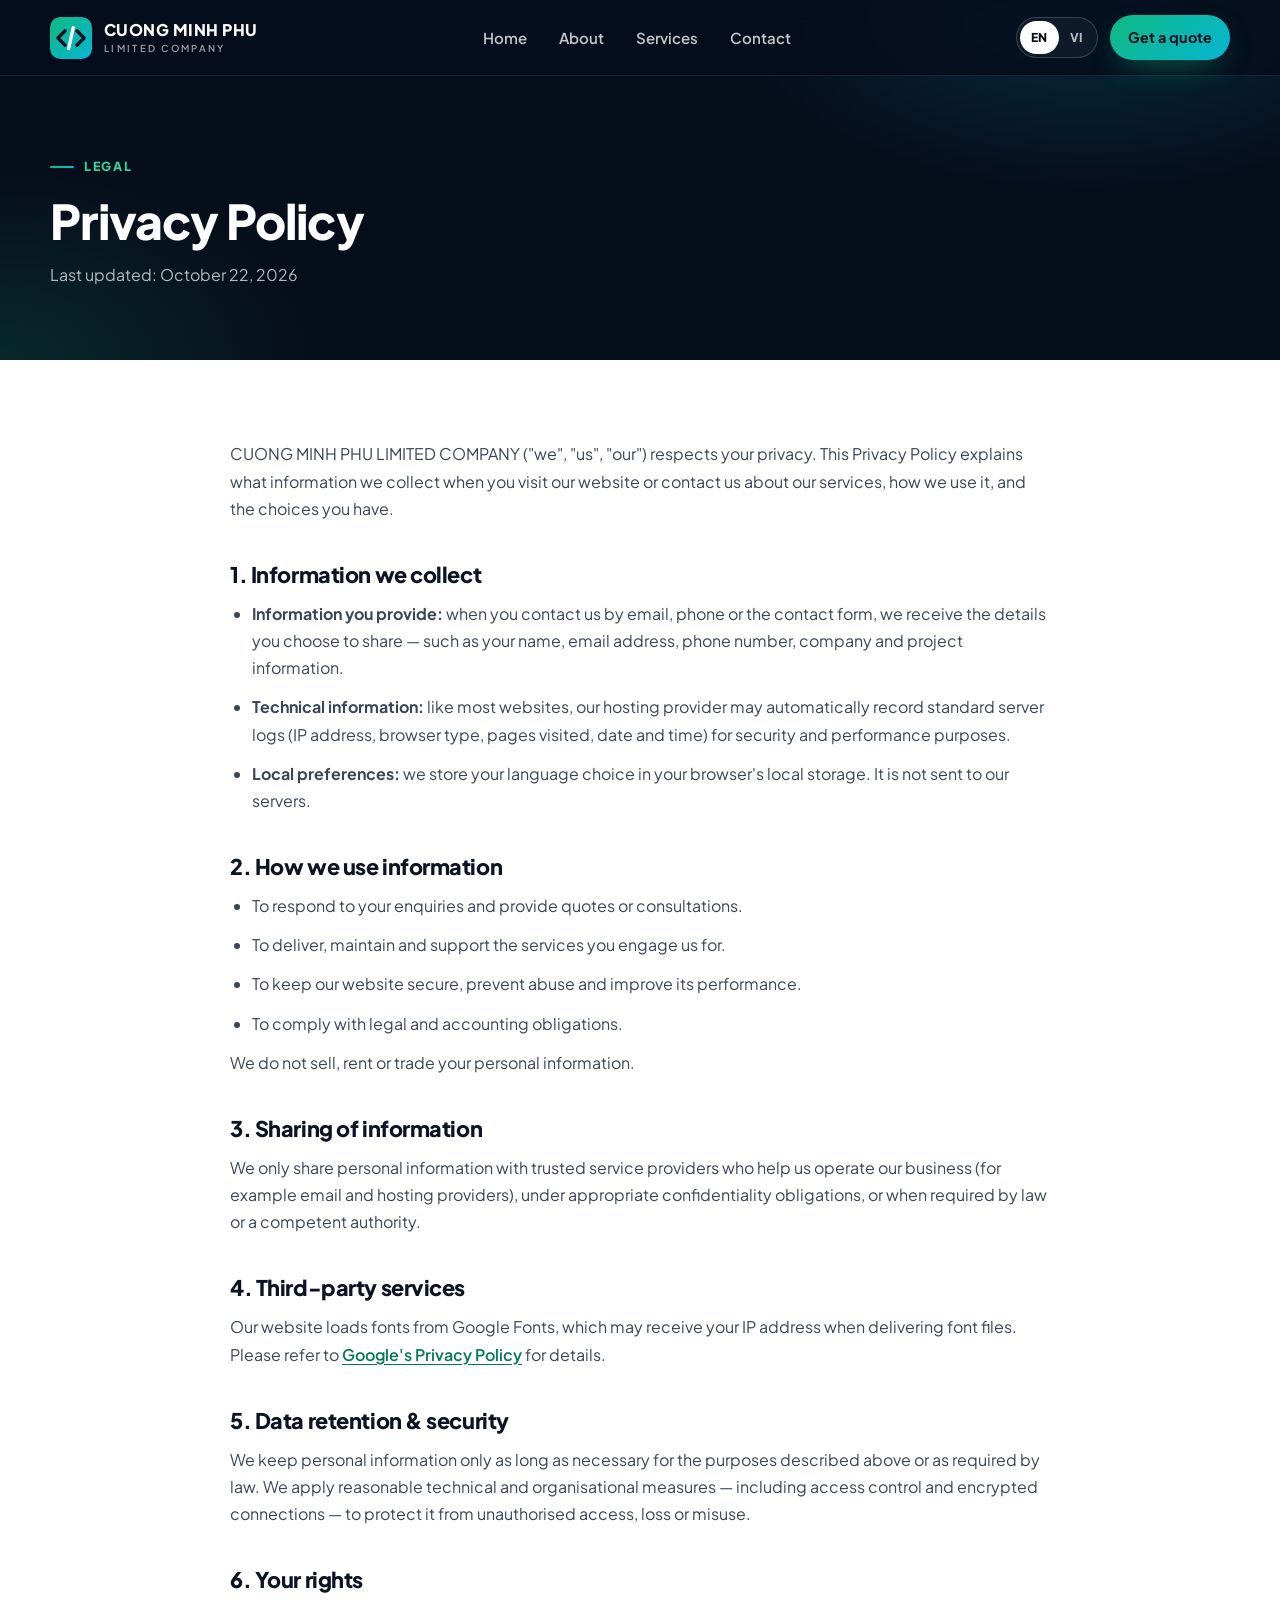
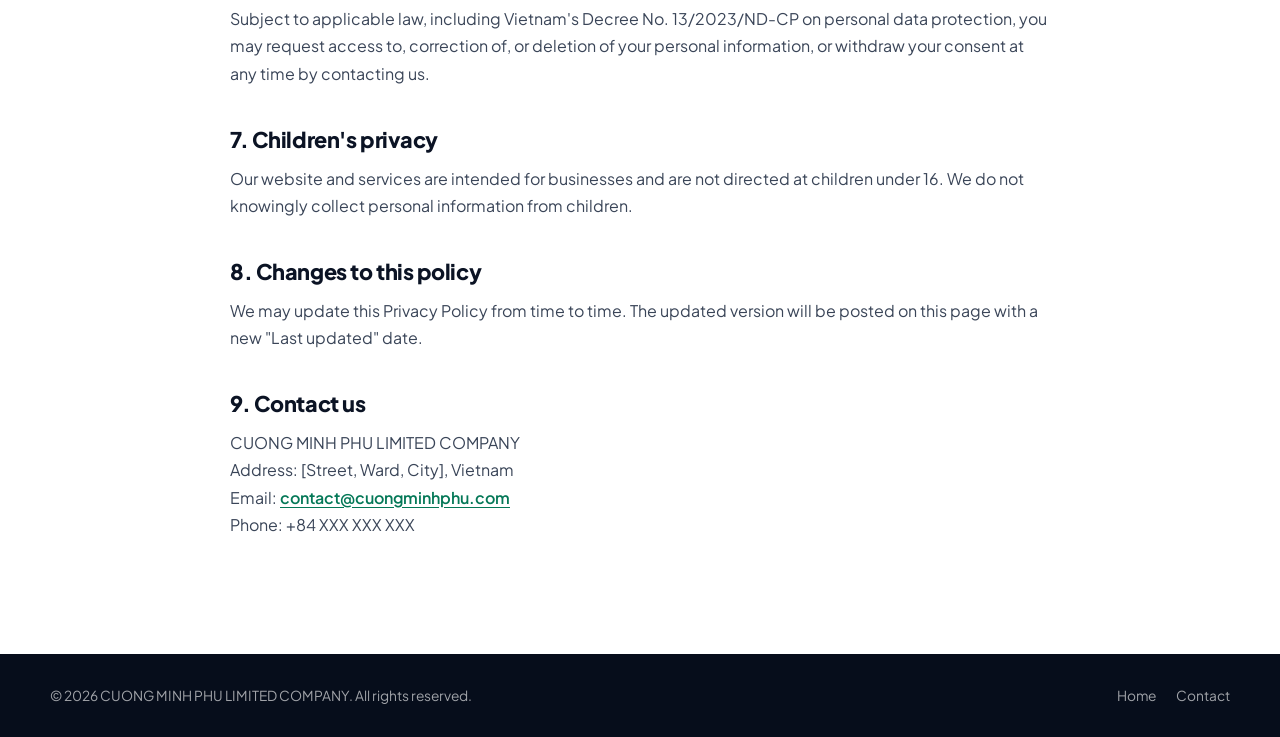
<file: privacy-policy.html>
<!DOCTYPE html>
<html lang="en">
<head>
  <meta charset="UTF-8" />
  <meta name="viewport" content="width=device-width, initial-scale=1.0" />
  <title>Privacy Policy — Cuong Minh Phu Limited Company</title>
  <meta name="description" content="Privacy Policy of Cuong Minh Phu Limited Company: how we collect, use and protect personal information." />
  <meta name="theme-color" content="#060d1b" />
  <link rel="icon" href="favicon.svg" type="image/svg+xml" />
  <link rel="preconnect" href="https://fonts.googleapis.com" />
  <link rel="preconnect" href="https://fonts.gstatic.com" crossorigin />
  <link href="https://fonts.googleapis.com/css2?family=Plus+Jakarta+Sans:wght@400;500;600;700;800&amp;display=swap" rel="stylesheet" />
  <link rel="stylesheet" href="assets/css/styles.css" />
  <script src="assets/js/i18n-vi.js" defer></script>
  <script src="assets/js/main.js" defer></script>
</head>
<body data-page="privacy">
  <a class="skip-link" href="#main" data-i18n="a11y.skip">Skip to content</a>

  <header class="site-header scrolled" data-solid>
    <div class="container nav">
      <a href="index.html" class="brand" aria-label="Cuong Minh Phu Limited Company — home">
        <img src="favicon.svg" alt="" width="42" height="42" />
        <span class="brand-name">CUONG MINH PHU<small>LIMITED COMPANY</small></span>
      </a>
      <nav class="primary-nav" id="primary-nav" aria-label="Main">
        <ul>
          <li><a href="index.html" data-i18n="nav.home">Home</a></li>
          <li><a href="index.html#about" data-i18n="nav.about">About</a></li>
          <li><a href="index.html#services" data-i18n="nav.services">Services</a></li>
          <li><a href="index.html#contact" data-i18n="nav.contact">Contact</a></li>
        </ul>
      </nav>
      <div class="nav-actions">
        <div class="lang-switch" role="group" aria-label="Language">
          <button type="button" data-lang="en" aria-pressed="true">EN</button>
          <button type="button" data-lang="vi" aria-pressed="false">VI</button>
        </div>
        <a class="btn btn-primary btn-sm" href="index.html#contact" data-i18n="nav.cta">Get a quote</a>
        <button class="menu-toggle" type="button" aria-expanded="false" aria-controls="primary-nav" aria-label="Menu" data-i18n-aria="nav.menu">
          <span></span><span></span><span></span>
        </button>
      </div>
    </div>
  </header>

  <main id="main">
    <section class="page-hero">
      <div class="container">
        <span class="eyebrow" data-i18n="privacy.eyebrow">Legal</span>
        <h1 data-i18n="privacy.title">Privacy Policy</h1>
        <p data-i18n="privacy.updated">Last updated: October 22, 2026</p>
      </div>
    </section>

    <div class="legal-body">
      <div class="container">
        <!-- English -->
        <article data-lang-block="en" lang="en">
          <p>CUONG MINH PHU LIMITED COMPANY ("we", "us", "our") respects your privacy. This Privacy Policy explains what information we collect when you visit our website or contact us about our services, how we use it, and the choices you have.</p>

          <h2>1. Information we collect</h2>
          <ul>
            <li><strong>Information you provide:</strong> when you contact us by email, phone or the contact form, we receive the details you choose to share — such as your name, email address, phone number, company and project information.</li>
            <li><strong>Technical information:</strong> like most websites, our hosting provider may automatically record standard server logs (IP address, browser type, pages visited, date and time) for security and performance purposes.</li>
            <li><strong>Local preferences:</strong> we store your language choice in your browser's local storage. It is not sent to our servers.</li>
          </ul>

          <h2>2. How we use information</h2>
          <ul>
            <li>To respond to your enquiries and provide quotes or consultations.</li>
            <li>To deliver, maintain and support the services you engage us for.</li>
            <li>To keep our website secure, prevent abuse and improve its performance.</li>
            <li>To comply with legal and accounting obligations.</li>
          </ul>
          <p>We do not sell, rent or trade your personal information.</p>

          <h2>3. Sharing of information</h2>
          <p>We only share personal information with trusted service providers who help us operate our business (for example email and hosting providers), under appropriate confidentiality obligations, or when required by law or a competent authority.</p>

          <h2>4. Third-party services</h2>
          <p>Our website loads fonts from Google Fonts, which may receive your IP address when delivering font files. Please refer to <a href="https://policies.google.com/privacy" target="_blank" rel="noopener">Google's Privacy Policy</a> for details.</p>

          <h2>5. Data retention &amp; security</h2>
          <p>We keep personal information only as long as necessary for the purposes described above or as required by law. We apply reasonable technical and organisational measures — including access control and encrypted connections — to protect it from unauthorised access, loss or misuse.</p>

          <h2>6. Your rights</h2>
          <p>Subject to applicable law, including Vietnam's Decree No. 13/2023/ND-CP on personal data protection, you may request access to, correction of, or deletion of your personal information, or withdraw your consent at any time by contacting us.</p>

          <h2>7. Children's privacy</h2>
          <p>Our website and services are intended for businesses and are not directed at children under 16. We do not knowingly collect personal information from children.</p>

          <h2>8. Changes to this policy</h2>
          <p>We may update this Privacy Policy from time to time. The updated version will be posted on this page with a new "Last updated" date.</p>

          <h2>9. Contact us</h2>
          <p>CUONG MINH PHU LIMITED COMPANY<br />Address: [Street, Ward, City], Vietnam<br />Email: <a href="mailto:contact@cuongminhphu.com">contact@cuongminhphu.com</a><br />Phone: +84 XXX XXX XXX</p>
        </article>

        <!-- Tiếng Việt -->
        <article data-lang-block="vi" lang="vi" hidden>
          <p>CÔNG TY TNHH CƯỜNG MINH PHÚ ("chúng tôi") tôn trọng quyền riêng tư của bạn. Chính sách này giải thích những thông tin chúng tôi thu thập khi bạn truy cập website hoặc liên hệ về dịch vụ, cách chúng tôi sử dụng thông tin đó và các lựa chọn của bạn.</p>

          <h2>1. Thông tin chúng tôi thu thập</h2>
          <ul>
            <li><strong>Thông tin bạn cung cấp:</strong> khi bạn liên hệ qua email, điện thoại hoặc biểu mẫu liên hệ, chúng tôi nhận được các thông tin bạn chủ động chia sẻ — như họ tên, email, số điện thoại, tên công ty và thông tin dự án.</li>
            <li><strong>Thông tin kỹ thuật:</strong> như hầu hết các website, nhà cung cấp hosting có thể tự động ghi nhật ký máy chủ tiêu chuẩn (địa chỉ IP, loại trình duyệt, trang đã xem, ngày giờ) nhằm đảm bảo an ninh và hiệu năng.</li>
            <li><strong>Tùy chọn cục bộ:</strong> lựa chọn ngôn ngữ của bạn được lưu trong bộ nhớ trình duyệt (local storage) và không được gửi về máy chủ của chúng tôi.</li>
          </ul>

          <h2>2. Mục đích sử dụng thông tin</h2>
          <ul>
            <li>Phản hồi yêu cầu, gửi báo giá hoặc tư vấn.</li>
            <li>Cung cấp, duy trì và hỗ trợ các dịch vụ bạn sử dụng.</li>
            <li>Bảo đảm an ninh website, ngăn chặn lạm dụng và cải thiện hiệu năng.</li>
            <li>Tuân thủ các nghĩa vụ pháp lý và kế toán.</li>
          </ul>
          <p>Chúng tôi không bán, cho thuê hay trao đổi thông tin cá nhân của bạn.</p>

          <h2>3. Chia sẻ thông tin</h2>
          <p>Chúng tôi chỉ chia sẻ thông tin cá nhân với các nhà cung cấp dịch vụ tin cậy hỗ trợ hoạt động kinh doanh (ví dụ dịch vụ email, hosting) theo nghĩa vụ bảo mật phù hợp, hoặc khi pháp luật hay cơ quan có thẩm quyền yêu cầu.</p>

          <h2>4. Dịch vụ bên thứ ba</h2>
          <p>Website sử dụng phông chữ từ Google Fonts; dịch vụ này có thể nhận địa chỉ IP của bạn khi tải phông chữ. Vui lòng xem <a href="https://policies.google.com/privacy?hl=vi" target="_blank" rel="noopener">Chính sách quyền riêng tư của Google</a> để biết thêm chi tiết.</p>

          <h2>5. Lưu trữ &amp; bảo mật dữ liệu</h2>
          <p>Chúng tôi chỉ lưu giữ thông tin cá nhân trong thời gian cần thiết cho các mục đích nêu trên hoặc theo quy định pháp luật, và áp dụng các biện pháp kỹ thuật, tổ chức hợp lý — bao gồm phân quyền truy cập và kết nối mã hóa — để bảo vệ thông tin khỏi truy cập trái phép, mất mát hoặc lạm dụng.</p>

          <h2>6. Quyền của bạn</h2>
          <p>Theo quy định pháp luật hiện hành, bao gồm Nghị định 13/2023/NĐ-CP về bảo vệ dữ liệu cá nhân, bạn có quyền yêu cầu truy cập, chỉnh sửa, xóa thông tin cá nhân hoặc rút lại sự đồng ý bất kỳ lúc nào bằng cách liên hệ với chúng tôi.</p>

          <h2>7. Quyền riêng tư của trẻ em</h2>
          <p>Website và dịch vụ của chúng tôi hướng tới doanh nghiệp, không dành cho trẻ em dưới 16 tuổi. Chúng tôi không cố ý thu thập thông tin cá nhân của trẻ em.</p>

          <h2>8. Thay đổi chính sách</h2>
          <p>Chúng tôi có thể cập nhật Chính sách bảo mật này theo thời gian. Phiên bản mới sẽ được đăng tại trang này kèm ngày cập nhật.</p>

          <h2>9. Liên hệ</h2>
          <p>CÔNG TY TNHH CƯỜNG MINH PHÚ<br />Địa chỉ: [Số nhà, Phường, Tỉnh/Thành phố], Việt Nam<br />Email: <a href="mailto:contact@cuongminhphu.com">contact@cuongminhphu.com</a><br />Điện thoại: +84 XXX XXX XXX</p>
        </article>
      </div>
    </div>
  </main>

  <footer class="site-footer compact">
    <div class="container">
      <div class="footer-bottom">
        <p>© <span data-year>2026</span> CUONG MINH PHU LIMITED COMPANY. <span data-i18n="footer.rights">All rights reserved.</span></p>
        <nav aria-label="Legal"><a href="index.html" data-i18n="nav.home">Home</a><a href="index.html#contact" data-i18n="nav.contact">Contact</a></nav>
      </div>
    </div>
  </footer>
</body>
</html>
</file>
<file: assets/css/styles.css>
/* ==========================================================================
   CUONG MINH PHU LIMITED COMPANY — site styles
   ========================================================================== */

:root {
  --navy-950: #060d1b;
  --navy-900: #0a1628;
  --navy-800: #11223b;
  --ink: #0b1324;
  --text: #3a4558;
  --muted: #5f6b7e;
  --line: #e4e8ef;
  --soft: #f4f7fa;
  --white: #ffffff;
  --brand: #10b981;
  --brand-600: #059669;
  --brand-700: #047857;
  --brand-2: #06b6d4;
  --mint: #34d399;
  --grad: linear-gradient(135deg, #10b981 0%, #06b6d4 100%);
  --grad-text: linear-gradient(135deg, #059669 0%, #0891b2 100%);
  --grad-text-light: linear-gradient(135deg, #34d399 0%, #22d3ee 100%);
  --radius: 20px;
  --radius-sm: 14px;
  --shadow: 0 1px 2px rgba(16, 24, 40, .04), 0 14px 34px -14px rgba(16, 24, 40, .16);
  --shadow-lg: 0 30px 70px -24px rgba(6, 13, 27, .45);
  --header-h: 76px;
  --mono: ui-monospace, SFMono-Regular, "JetBrains Mono", Menlo, Consolas, monospace;
}

/* ---------- Base ---------- */
*, *::before, *::after { box-sizing: border-box; }
* { margin: 0; padding: 0; }
html { scroll-behavior: smooth; scroll-padding-top: calc(var(--header-h) + 8px); -webkit-text-size-adjust: 100%; }
body {
  font-family: "Plus Jakarta Sans", system-ui, -apple-system, "Segoe UI", Roboto, sans-serif;
  font-size: 16px;
  line-height: 1.7;
  color: var(--text);
  background: var(--white);
  -webkit-font-smoothing: antialiased;
  text-rendering: optimizeLegibility;
}
img, svg { display: block; max-width: 100%; }
a { color: inherit; text-decoration: none; }
button, input, select, textarea { font: inherit; color: inherit; }
h1, h2, h3, h4 { color: var(--ink); line-height: 1.2; letter-spacing: -.02em; }
:focus-visible { outline: 3px solid var(--brand-2); outline-offset: 3px; border-radius: 6px; }

.ic { fill: none; stroke: currentColor; stroke-width: 2; stroke-linecap: round; stroke-linejoin: round; }
.container { width: min(1180px, 100% - 40px); margin-inline: auto; }
section { padding: 108px 0; }

.skip-link {
  position: absolute; left: 12px; top: -64px; z-index: 200;
  padding: 10px 16px; border-radius: 10px;
  background: var(--white); color: var(--ink); font-weight: 700;
  transition: top .2s;
}
.skip-link:focus { top: 12px; }

.eyebrow {
  display: inline-flex; align-items: center; gap: 10px;
  margin-bottom: 14px;
  font-size: .78rem; font-weight: 800; letter-spacing: .14em; text-transform: uppercase;
  color: var(--brand-700);
}
.eyebrow::before { content: ""; width: 24px; height: 2px; border-radius: 2px; background: var(--grad); }
h2 { font-size: clamp(1.85rem, 3.4vw, 2.7rem); font-weight: 800; margin-bottom: 16px; }
.section-head { max-width: 720px; margin: 0 auto 60px; text-align: center; }
.section-head p { font-size: 1.06rem; color: var(--muted); }
.grad-text { background-image: var(--grad-text); -webkit-background-clip: text; background-clip: text; color: transparent; }

/* ---------- Buttons ---------- */
.btn {
  display: inline-flex; align-items: center; justify-content: center; gap: 10px;
  padding: 14px 26px; border: 0; border-radius: 999px;
  font-size: .98rem; font-weight: 700; white-space: nowrap; cursor: pointer;
  transition: transform .2s ease, box-shadow .2s ease, background-color .2s, border-color .2s, color .2s;
}
.btn .ic { width: 18px; height: 18px; transition: transform .2s; }
.btn:hover .ic { transform: translateX(3px); }
.btn-primary { background: var(--grad); color: var(--navy-950); box-shadow: 0 12px 30px -12px rgba(16, 185, 129, .6); }
.btn-primary:hover { transform: translateY(-2px); box-shadow: 0 18px 38px -14px rgba(6, 182, 212, .7); }
.btn-ghost { color: var(--white); border: 1.5px solid rgba(255, 255, 255, .22); background: rgba(255, 255, 255, .04); }
.btn-ghost:hover { border-color: rgba(255, 255, 255, .5); background: rgba(255, 255, 255, .09); }
.btn-dark { background: var(--navy-950); color: var(--white); }
.btn-dark:hover { transform: translateY(-2px); box-shadow: 0 16px 32px -14px rgba(6, 13, 27, .7); }
.btn-sm { padding: 10px 18px; font-size: .9rem; }
.btn-block { width: 100%; }

/* ---------- Header ---------- */
.site-header {
  position: fixed; inset: 0 0 auto; z-index: 100;
  height: var(--header-h);
  border-bottom: 1px solid transparent;
  transition: background-color .3s, border-color .3s, backdrop-filter .3s;
}
.site-header.scrolled {
  background: rgba(6, 13, 27, .86);
  -webkit-backdrop-filter: saturate(160%) blur(14px);
  backdrop-filter: saturate(160%) blur(14px);
  border-color: rgba(255, 255, 255, .08);
}
.nav { display: flex; align-items: center; justify-content: space-between; gap: 24px; height: 100%; }
.brand { display: flex; align-items: center; gap: 12px; color: var(--white); }
.brand img { width: 42px; height: 42px; }
.brand-name { font-size: 1rem; font-weight: 800; letter-spacing: .03em; line-height: 1.1; white-space: nowrap; }
.brand-name small { display: block; margin-top: 4px; font-size: .6rem; font-weight: 600; letter-spacing: .24em; color: rgba(255, 255, 255, .6); }

.primary-nav ul { display: flex; gap: 4px; list-style: none; }
.primary-nav a {
  display: block; padding: 8px 14px; border-radius: 999px; white-space: nowrap;
  font-size: .94rem; font-weight: 600; color: rgba(255, 255, 255, .76);
  transition: color .2s, background-color .2s;
}
.primary-nav a:hover, .primary-nav a.active { color: var(--white); background: rgba(255, 255, 255, .09); }

.nav-actions { display: flex; align-items: center; gap: 12px; }
.lang-switch { display: inline-flex; padding: 3px; border: 1px solid rgba(255, 255, 255, .18); border-radius: 999px; background: rgba(255, 255, 255, .04); }
.lang-switch button {
  padding: 6px 11px; border: 0; border-radius: 999px; background: transparent; cursor: pointer;
  font-size: .76rem; font-weight: 800; letter-spacing: .05em; color: rgba(255, 255, 255, .7);
  transition: background-color .2s, color .2s;
}
.lang-switch button:hover { color: var(--white); }
.lang-switch button[aria-pressed="true"] { background: var(--white); color: var(--navy-950); }

.menu-toggle {
  display: none; width: 44px; height: 44px; padding: 0 11px;
  flex-direction: column; justify-content: center; gap: 5px;
  border: 1px solid rgba(255, 255, 255, .18); border-radius: 12px; background: transparent; cursor: pointer;
}
.menu-toggle span { display: block; height: 2px; border-radius: 2px; background: var(--white); transition: transform .25s, opacity .25s; }
.menu-toggle[aria-expanded="true"] span:nth-child(1) { transform: translateY(7px) rotate(45deg); }
.menu-toggle[aria-expanded="true"] span:nth-child(2) { opacity: 0; }
.menu-toggle[aria-expanded="true"] span:nth-child(3) { transform: translateY(-7px) rotate(-45deg); }

/* ---------- Hero ---------- */
.hero {
  position: relative; overflow: hidden;
  padding: calc(var(--header-h) + 92px) 0 120px;
  background: var(--navy-950); color: rgba(255, 255, 255, .76);
}
.hero::before {
  content: ""; position: absolute; inset: 0;
  background-image:
    linear-gradient(rgba(255, 255, 255, .045) 1px, transparent 1px),
    linear-gradient(90deg, rgba(255, 255, 255, .045) 1px, transparent 1px);
  background-size: 56px 56px;
  -webkit-mask-image: radial-gradient(ellipse 80% 70% at 50% 30%, #000 30%, transparent 75%);
  mask-image: radial-gradient(ellipse 80% 70% at 50% 30%, #000 30%, transparent 75%);
}
.hero::after {
  content: ""; position: absolute; inset: 0; pointer-events: none;
  background:
    radial-gradient(620px 420px at 86% 18%, rgba(6, 182, 212, .22), transparent 60%),
    radial-gradient(540px 440px at 4% 88%, rgba(16, 185, 129, .2), transparent 60%);
}
.hero .container { position: relative; z-index: 1; }
.hero-grid { display: grid; grid-template-columns: 1.08fr .92fr; gap: 64px; align-items: center; }
/* Let wide content (the code sample) scroll instead of stretching the grid tracks. */
.hero-grid > *, .about-grid > *, .why-grid > *, .contact-grid > * { min-width: 0; }
.hero-badge {
  display: inline-flex; align-items: center; gap: 10px;
  margin-bottom: 26px; padding: 6px 16px 6px 10px;
  border: 1px solid rgba(255, 255, 255, .12); border-radius: 999px; background: rgba(255, 255, 255, .05);
  font-size: .85rem; font-weight: 600; color: rgba(255, 255, 255, .86);
}
.hero-badge .dot { width: 8px; height: 8px; border-radius: 50%; background: var(--brand); box-shadow: 0 0 0 4px rgba(16, 185, 129, .22); animation: pulse 2.4s ease-in-out infinite; }
.hero h1 { margin-bottom: 22px; font-size: clamp(2.4rem, 5.2vw, 3.95rem); font-weight: 800; letter-spacing: -.035em; color: var(--white); }
.hero h1 .grad-text { background-image: var(--grad-text-light); }
.hero-lead { max-width: 570px; margin-bottom: 36px; font-size: 1.12rem; }
.hero-actions { display: flex; flex-wrap: wrap; gap: 14px; margin-bottom: 42px; }
.hero-points { display: flex; flex-wrap: wrap; gap: 14px 26px; list-style: none; font-size: .92rem; font-weight: 600; color: rgba(255, 255, 255, .84); }
.hero-points li { display: flex; align-items: center; gap: 8px; }
.hero-points .ic { width: 18px; height: 18px; color: var(--mint); flex: none; }

.hero-visual { position: relative; }
.code-window {
  overflow: hidden;
  border: 1px solid rgba(255, 255, 255, .1); border-radius: var(--radius);
  background: linear-gradient(180deg, #0f1d33, #0a1527);
  box-shadow: 0 40px 90px -30px rgba(0, 0, 0, .7);
}
.code-bar { display: flex; align-items: center; gap: 8px; padding: 14px 18px; border-bottom: 1px solid rgba(255, 255, 255, .07); }
.code-bar i { width: 11px; height: 11px; border-radius: 50%; background: #f87171; }
.code-bar i:nth-child(2) { background: #fbbf24; }
.code-bar i:nth-child(3) { background: #34d399; }
.code-bar span { margin-left: 10px; font-family: var(--mono); font-size: .78rem; color: rgba(255, 255, 255, .45); }
.code-window pre { overflow-x: auto; padding: 24px 26px 52px; font-family: var(--mono); font-size: .88rem; line-height: 1.9; color: #cbd5e1; }
.tok-k { color: #c084fc; }
.tok-f { color: #22d3ee; }
.tok-s { color: #34d399; }
.tok-n { color: #fbbf24; }
.tok-c { color: #64748b; font-style: italic; }
.cursor { display: inline-block; width: 8px; height: 1.1em; vertical-align: -3px; background: var(--mint); animation: blink 1.1s steps(2, start) infinite; }

.float-card {
  position: absolute; display: flex; align-items: center; gap: 12px;
  padding: 12px 18px 12px 12px; border-radius: 16px;
  background: rgba(255, 255, 255, .97); color: var(--ink); box-shadow: var(--shadow-lg);
  font-size: .86rem; font-weight: 700; line-height: 1.35;
  animation: float 6s ease-in-out infinite;
}
.float-card small { display: block; font-size: .74rem; font-weight: 500; color: var(--muted); }
.float-card .ic-wrap { display: grid; place-items: center; width: 38px; height: 38px; border-radius: 11px; background: #ecfdf5; color: var(--brand-600); }
.float-card .ic { width: 20px; height: 20px; }
.float-1 { left: -30px; bottom: -34px; }
.float-2 { right: -24px; top: -26px; animation-delay: -3s; }
.float-2 .ic-wrap { background: #ecfeff; color: #0891b2; }

/* ---------- Tech strip ---------- */
.tech-strip { padding: 34px 0 38px; background: var(--navy-900); border-top: 1px solid rgba(255, 255, 255, .06); }
.tech-strip p { margin-bottom: 18px; text-align: center; font-size: .76rem; font-weight: 700; letter-spacing: .16em; text-transform: uppercase; color: rgba(255, 255, 255, .5); }
.marquee {
  overflow: hidden;
  -webkit-mask-image: linear-gradient(90deg, transparent, #000 10%, #000 90%, transparent);
  mask-image: linear-gradient(90deg, transparent, #000 10%, #000 90%, transparent);
}
.marquee-track { display: flex; width: max-content; animation: marquee 45s linear infinite; }
.marquee:hover .marquee-track { animation-play-state: paused; }
.marquee-track span {
  margin-right: 14px; padding: 8px 18px;
  border: 1px solid rgba(255, 255, 255, .1); border-radius: 999px;
  font-size: .9rem; font-weight: 600; white-space: nowrap; color: rgba(255, 255, 255, .76);
}

/* ---------- About ---------- */
.about-grid { display: grid; grid-template-columns: 1.1fr .9fr; gap: 64px; align-items: start; }
.about-copy > p { margin-bottom: 16px; font-size: 1.04rem; }
.pillars { display: grid; grid-template-columns: repeat(3, 1fr); gap: 16px; margin-top: 34px; }
.pillar { padding: 22px 20px; border: 1px solid var(--line); border-radius: var(--radius-sm); background: var(--soft); }
.pillar .icon-box { width: 40px; height: 40px; margin-bottom: 14px; border-radius: 11px; }
.pillar .icon-box .ic { width: 20px; height: 20px; }
.pillar h3 { margin-bottom: 6px; font-size: 1rem; }
.pillar p { font-size: .9rem; line-height: 1.6; color: var(--muted); }

.profile-card {
  position: relative; overflow: hidden;
  padding: 34px; border-radius: var(--radius);
  background: var(--navy-950); color: rgba(255, 255, 255, .8); box-shadow: var(--shadow-lg);
}
.profile-card::before {
  content: ""; position: absolute; width: 320px; height: 320px; right: -120px; top: -140px;
  background: radial-gradient(circle, rgba(16, 185, 129, .35), transparent 65%);
}
.profile-card > * { position: relative; }
.profile-card h3 { display: flex; align-items: center; gap: 12px; margin-bottom: 24px; font-size: 1.15rem; color: var(--white); }
.profile-card h3 img { width: 34px; height: 34px; }
.profile-card dl { display: grid; gap: 14px; }
.profile-card dl div { display: grid; grid-template-columns: 132px 1fr; gap: 14px; padding-bottom: 14px; border-bottom: 1px dashed rgba(255, 255, 255, .12); }
.profile-card dl div:last-child { padding-bottom: 0; border-bottom: 0; }
.profile-card dt { font-size: .82rem; font-weight: 600; color: rgba(255, 255, 255, .52); }
.profile-card dd { font-size: .93rem; font-weight: 600; color: var(--white); }

/* ---------- Shared icon box ---------- */
.icon-box {
  display: grid; place-items: center; flex: none;
  width: 54px; height: 54px; margin-bottom: 22px; border-radius: 15px;
  background: linear-gradient(135deg, rgba(16, 185, 129, .13), rgba(6, 182, 212, .13));
  color: var(--brand-700);
}
.icon-box .ic { width: 26px; height: 26px; }

/* ---------- Services ---------- */
.services { background: var(--soft); }
.service-grid { display: grid; grid-template-columns: repeat(3, 1fr); gap: 22px; }
.service-card {
  position: relative; overflow: hidden; display: flex; flex-direction: column;
  padding: 32px 28px; border: 1px solid var(--line); border-radius: var(--radius); background: var(--white);
  transition: transform .3s ease, box-shadow .3s ease, border-color .3s;
}
.service-card::after {
  content: ""; position: absolute; inset: 0 0 auto; height: 3px; background: var(--grad);
  transform: scaleX(0); transform-origin: left; transition: transform .4s ease;
}
.service-card:hover { transform: translateY(-6px); border-color: transparent; box-shadow: var(--shadow); }
.service-card:hover::after { transform: scaleX(1); }
.service-card h3 { margin-bottom: 10px; font-size: 1.2rem; }
.service-card p { font-size: .96rem; color: var(--muted); }
.tags { display: flex; flex-wrap: wrap; gap: 8px; margin-top: auto; padding-top: 18px; list-style: none; }
.tags li { padding: 4px 11px; border-radius: 999px; background: var(--soft); font-size: .76rem; font-weight: 700; color: var(--text); }

/* ---------- Why us ---------- */
.why-grid { display: grid; grid-template-columns: .85fr 1.15fr; gap: 64px; align-items: center; }
.why-intro p { margin-bottom: 30px; font-size: 1.04rem; color: var(--muted); }
.features { display: grid; grid-template-columns: repeat(2, 1fr); gap: 18px; }
.feature {
  display: flex; gap: 16px; padding: 22px;
  border: 1px solid var(--line); border-radius: var(--radius-sm); background: var(--white);
  transition: border-color .25s, box-shadow .25s, transform .25s;
}
.feature:hover { border-color: rgba(16, 185, 129, .45); box-shadow: var(--shadow); transform: translateY(-3px); }
.feature .icon-box { width: 46px; height: 46px; margin: 0; border-radius: 13px; }
.feature .icon-box .ic { width: 22px; height: 22px; }
.feature h3 { margin-bottom: 4px; font-size: 1.02rem; }
.feature p { font-size: .9rem; line-height: 1.6; color: var(--muted); }

/* ---------- Process ---------- */
.process { position: relative; overflow: hidden; background: var(--navy-950); color: rgba(255, 255, 255, .7); }
.process::before {
  content: ""; position: absolute; inset: 0; pointer-events: none;
  background: radial-gradient(700px 360px at 50% 0%, rgba(16, 185, 129, .14), transparent 70%);
}
.process .container { position: relative; }
.process h2 { color: var(--white); }
.process .eyebrow { color: var(--mint); }
.process .section-head p { color: rgba(255, 255, 255, .62); }
.steps { position: relative; display: grid; grid-template-columns: repeat(4, 1fr); gap: 24px; list-style: none; }
.steps::before {
  content: ""; position: absolute; top: 31px; left: 12.5%; right: 12.5%; height: 1px;
  background: linear-gradient(90deg, rgba(52, 211, 153, .6), rgba(34, 211, 238, .6));
}
.step { position: relative; padding: 0 6px; text-align: center; }
.step-num {
  position: relative; z-index: 1; display: grid; place-items: center;
  width: 62px; height: 62px; margin: 0 auto 24px; border: 1px solid rgba(255, 255, 255, .16); border-radius: 50%;
  background: var(--navy-900); box-shadow: 0 0 0 8px var(--navy-950);
  font-size: 1.05rem; font-weight: 800; color: var(--white);
  transition: background .3s, color .3s, border-color .3s;
}
.step:hover .step-num { background: var(--grad); border-color: transparent; color: var(--navy-950); }
.step h3 { margin-bottom: 8px; font-size: 1.12rem; color: var(--white); }
.step p { font-size: .93rem; }

/* ---------- Industries ---------- */
.industry-grid { display: grid; grid-template-columns: repeat(4, 1fr); gap: 16px; }
.industry {
  display: flex; align-items: center; gap: 14px; padding: 18px 20px;
  border: 1px solid var(--line); border-radius: var(--radius-sm); background: var(--soft);
  font-size: .96rem; font-weight: 700; line-height: 1.35; color: var(--ink);
  transition: background-color .25s, border-color .25s, transform .25s;
}
.industry:hover { background: var(--white); border-color: rgba(16, 185, 129, .45); transform: translateY(-3px); }
.industry .icon-box { width: 42px; height: 42px; margin: 0; border-radius: 12px; }
.industry .icon-box .ic { width: 20px; height: 20px; }

/* ---------- FAQ ---------- */
.faq { background: var(--soft); }
.faq-list { display: grid; gap: 14px; max-width: 840px; margin: 0 auto; }
.faq-item { border: 1px solid var(--line); border-radius: var(--radius-sm); background: var(--white); transition: border-color .2s, box-shadow .2s; }
.faq-item[open] { border-color: rgba(16, 185, 129, .45); box-shadow: var(--shadow); }
.faq-item summary {
  display: flex; align-items: center; justify-content: space-between; gap: 18px;
  padding: 20px 24px; list-style: none; cursor: pointer;
  font-size: 1.02rem; font-weight: 700; color: var(--ink);
}
.faq-item summary::-webkit-details-marker { display: none; }
.faq-item summary::after {
  content: ""; flex: none; width: 10px; height: 10px;
  border-right: 2px solid var(--brand-600); border-bottom: 2px solid var(--brand-600);
  transform: translateY(-3px) rotate(45deg); transition: transform .25s;
}
.faq-item[open] summary::after { transform: translateY(2px) rotate(225deg); }
.faq-item p { padding: 0 24px 22px; color: var(--muted); }

.cta-box {
  position: relative; overflow: hidden;
  display: flex; align-items: center; justify-content: space-between; gap: 32px;
  margin-top: 88px; padding: 60px 64px; border-radius: 28px;
  background: var(--grad); color: var(--navy-950);
}
.cta-box::before {
  content: ""; position: absolute; inset: 0; pointer-events: none;
  background-image: radial-gradient(rgba(6, 13, 27, .14) 1.2px, transparent 1.2px);
  background-size: 18px 18px;
  -webkit-mask-image: linear-gradient(90deg, transparent 40%, #000);
  mask-image: linear-gradient(90deg, transparent 40%, #000);
}
.cta-box > * { position: relative; }
.cta-box h2 { margin-bottom: 8px; color: var(--navy-950); }
.cta-box p { max-width: 580px; font-size: 1.06rem; color: rgba(6, 13, 27, .78); }

/* ---------- Contact ---------- */
.contact-grid { display: grid; grid-template-columns: .9fr 1.1fr; gap: 40px; align-items: stretch; }
.contact-info {
  position: relative; overflow: hidden;
  padding: 38px; border-radius: var(--radius);
  background: var(--navy-950); color: rgba(255, 255, 255, .74);
}
.contact-info::after {
  content: ""; position: absolute; width: 360px; height: 360px; left: -160px; bottom: -200px; pointer-events: none;
  background: radial-gradient(circle, rgba(6, 182, 212, .28), transparent 65%);
}
.contact-info > * { position: relative; }
.contact-info h3 { margin-bottom: 10px; font-size: 1.3rem; color: var(--white); }
.contact-list { display: grid; gap: 22px; margin-top: 30px; list-style: none; }
.contact-list li { display: flex; gap: 16px; }
.contact-list .icon-box { width: 46px; height: 46px; margin: 0; border-radius: 13px; background: rgba(255, 255, 255, .07); color: var(--mint); }
.contact-list .icon-box .ic { width: 21px; height: 21px; }
.contact-list strong { display: block; margin-bottom: 2px; font-size: .76rem; letter-spacing: .1em; text-transform: uppercase; color: rgba(255, 255, 255, .5); }
.contact-list span, .contact-list a { font-weight: 600; color: var(--white); }
.contact-list a:hover { color: var(--mint); }

.contact-form { padding: 38px; border: 1px solid var(--line); border-radius: var(--radius); background: var(--white); box-shadow: var(--shadow); }
.form-row { display: grid; grid-template-columns: 1fr 1fr; gap: 18px; }
.field { display: grid; gap: 8px; margin-bottom: 18px; }
.field label { font-size: .88rem; font-weight: 700; color: var(--ink); }
.field label .opt { font-weight: 500; color: var(--muted); }
.field input, .field select, .field textarea {
  width: 100%; padding: 13px 16px;
  border: 1.5px solid var(--line); border-radius: 12px; background: var(--soft);
  font-size: .96rem; transition: border-color .2s, background-color .2s, box-shadow .2s;
}
.field textarea { min-height: 136px; resize: vertical; }
.field :is(input, select, textarea):focus { outline: none; border-color: var(--brand-700); background: var(--white); box-shadow: 0 0 0 4px rgba(16, 185, 129, .16); }
.form-note { margin-top: 14px; font-size: .84rem; color: var(--muted); }
.form-status { margin-top: 14px; padding: 12px 16px; border-radius: 12px; background: #ecfdf5; font-size: .9rem; font-weight: 600; color: var(--brand-700); }

/* ---------- Footer ---------- */
.site-footer { padding: 76px 0 28px; background: var(--navy-950); font-size: .94rem; color: rgba(255, 255, 255, .62); }
.footer-grid { display: grid; grid-template-columns: 1.6fr 1fr 1fr 1.3fr; gap: 40px; padding-bottom: 48px; border-bottom: 1px solid rgba(255, 255, 255, .08); }
.footer-about p { max-width: 360px; margin: 18px 0 14px; }
.legal { font-size: .84rem; line-height: 1.85; }
.legal strong { color: rgba(255, 255, 255, .85); }
.site-footer h4 { margin-bottom: 16px; font-size: .95rem; color: var(--white); }
.site-footer ul { display: grid; gap: 10px; list-style: none; }
.site-footer a { transition: color .2s; }
.site-footer a:hover { color: var(--mint); }
.footer-bottom { display: flex; flex-wrap: wrap; justify-content: space-between; gap: 12px 24px; padding-top: 26px; font-size: .86rem; }
.footer-bottom nav { display: flex; gap: 20px; }

.back-to-top {
  position: fixed; right: 22px; bottom: 22px; z-index: 90;
  display: grid; place-items: center; width: 46px; height: 46px;
  border: 0; border-radius: 14px; background: var(--grad); color: var(--navy-950); cursor: pointer;
  box-shadow: 0 14px 30px -12px rgba(6, 182, 212, .7);
  opacity: 0; visibility: hidden; transform: translateY(12px);
  transition: opacity .3s, transform .3s, visibility .3s;
}
.back-to-top.show { opacity: 1; visibility: visible; transform: none; }
.back-to-top .ic { width: 20px; height: 20px; }

/* ---------- Legal page ---------- */
.page-hero { position: relative; overflow: hidden; padding: calc(var(--header-h) + 72px) 0 72px; background: var(--navy-950); color: rgba(255, 255, 255, .7); }
.page-hero::after {
  content: ""; position: absolute; inset: 0; pointer-events: none;
  background: radial-gradient(560px 300px at 85% 0%, rgba(6, 182, 212, .2), transparent 65%), radial-gradient(500px 300px at 0% 100%, rgba(16, 185, 129, .16), transparent 65%);
}
.page-hero .container { position: relative; z-index: 1; }
.page-hero .eyebrow { color: var(--mint); }
.page-hero h1 { margin-bottom: 12px; font-size: clamp(2rem, 4.4vw, 3rem); font-weight: 800; color: var(--white); }
.legal-body { padding: 80px 0 104px; }
.legal-body article { max-width: 820px; margin: 0 auto; }
.legal-body h2 { margin: 40px 0 12px; font-size: 1.35rem; }
.legal-body p, .legal-body li { margin-bottom: 12px; }
.legal-body ul { padding-left: 22px; }
.legal-body a { color: var(--brand-700); font-weight: 600; text-decoration: underline; text-underline-offset: 3px; }

/* ---------- Reveal on scroll ---------- */
.js .reveal { opacity: 0; transform: translateY(26px); transition: opacity .8s ease, transform .8s ease; transition-delay: var(--d, 0s); }
.js .reveal.in { opacity: 1; transform: none; }

/* ---------- Keyframes ---------- */
@keyframes blink { to { visibility: hidden; } }
@keyframes float { 50% { transform: translateY(-12px); } }
@keyframes pulse { 50% { box-shadow: 0 0 0 7px rgba(16, 185, 129, .08); } }
@keyframes marquee { to { transform: translateX(-50%); } }

/* ---------- Responsive ---------- */
@media (max-width: 1100px) {
  .float-1 { left: -12px; }
  .float-2 { right: -8px; }

  .menu-toggle { display: inline-flex; }
  .primary-nav {
    position: fixed; top: var(--header-h); left: 0; right: 0;
    padding: 12px 20px 24px;
    max-height: calc(100vh - var(--header-h)); max-height: calc(100dvh - var(--header-h)); overflow-y: auto;
    background: var(--navy-950); border-bottom: 1px solid rgba(255, 255, 255, .08);
    opacity: 0; visibility: hidden; transform: translateY(-8px);
    transition: opacity .25s, transform .25s, visibility .25s;
  }
  .primary-nav.open { opacity: 1; visibility: visible; transform: none; }
  .primary-nav ul { flex-direction: column; gap: 4px; }
  .primary-nav a { padding: 12px 14px; border-radius: 12px; font-size: 1rem; }
}

@media (max-width: 980px) {
  section { padding: 88px 0; }
  .hero-grid, .about-grid, .why-grid, .contact-grid { grid-template-columns: 1fr; gap: 56px; }
  .hero-visual { width: 100%; max-width: 580px; margin-inline: auto; }
  .service-grid { grid-template-columns: repeat(2, 1fr); }
  .steps { grid-template-columns: repeat(2, 1fr); gap: 44px 24px; }
  .steps::before { display: none; }
  .industry-grid { grid-template-columns: repeat(2, 1fr); }
  .footer-grid { grid-template-columns: 1fr 1fr; }
  .cta-box { flex-direction: column; align-items: flex-start; padding: 48px 40px; }
}

@media (max-width: 640px) {
  :root { --header-h: 68px; }
  .container { width: min(1180px, 100% - 32px); }
  section { padding: 72px 0; }
  .section-head { margin-bottom: 44px; }
  .hero { padding: calc(var(--header-h) + 56px) 0 92px; }
  .hero-actions .btn { flex: 1 1 auto; }
  .service-grid, .features, .pillars, .form-row, .steps, .footer-grid { grid-template-columns: 1fr; }
  .code-window pre { padding: 18px 18px 52px; font-size: .76rem; }
  .float-1 { left: 10px; bottom: -30px; }
  .float-2 { right: 10px; top: -30px; }
  .profile-card, .contact-info, .contact-form { padding: 26px; }
  .profile-card dl div { grid-template-columns: 1fr; gap: 2px; }
  .legal-body { padding: 48px 0 72px; }
  .cta-box { margin-top: 64px; padding: 40px 26px; border-radius: 22px; }
  .nav-actions .btn-sm { display: none; }
  .brand img { width: 38px; height: 38px; }
  .brand-name { font-size: .92rem; }
  .brand-name small { letter-spacing: .16em; }
}

@media (max-width: 400px) {
  .industry-grid { grid-template-columns: 1fr; }
  .brand-name small { display: none; }
}

@media (prefers-reduced-motion: reduce) {
  html { scroll-behavior: auto; }
  *, *::before, *::after { animation: none !important; transition: none !important; }
  .js .reveal { opacity: 1; transform: none; }
  /* Static tech list: wrap it and drop the marquee's duplicate copy. */
  .marquee { -webkit-mask-image: none; mask-image: none; }
  .marquee-track { width: auto; flex-wrap: wrap; justify-content: center; row-gap: 10px; }
  .marquee-track span[aria-hidden="true"] { display: none; }
}

/* Compact footer (legal pages) */
.site-footer.compact { padding: 30px 0; }
.site-footer.compact .footer-bottom { padding-top: 0; }
</file>
